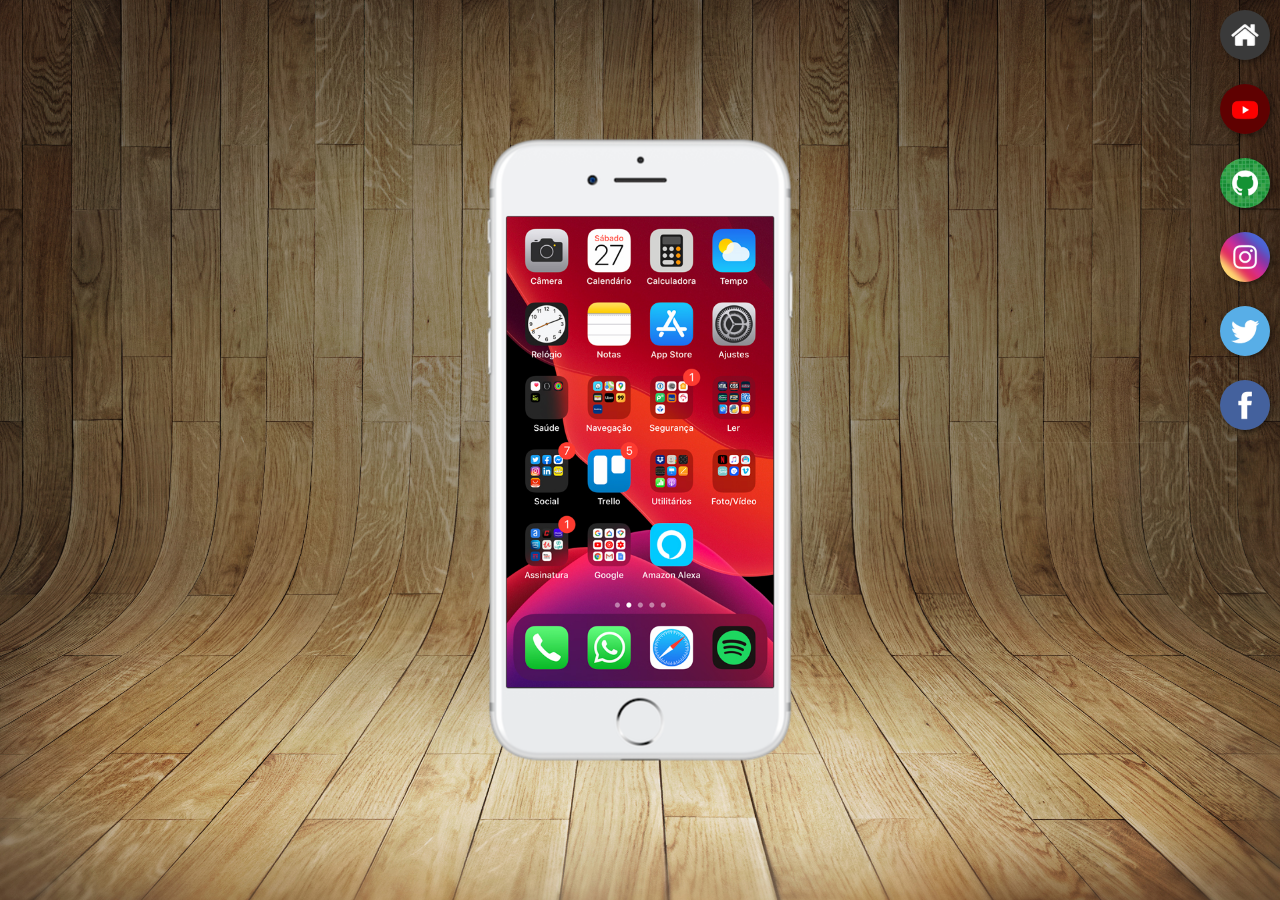
<file: index.html>
<!DOCTYPE html>
<html lang="pt-br">
<head>
    <meta charset="UTF-8">
    <meta http-equiv="X-UA-Compatible" content="IE=edge">
    <meta name="viewport" content="width=device-width, initial-scale=1.0">
    <link rel="shortcut icon" href="favicon.ico" type="image/x-icon">
    <link rel="stylesheet" href="estilos/style.css">
    <title>Minhas redes sociais</title>
</head>
<body>
    <main>
        <section id="telefone">
            <iframe src="home.html" id="tela" name="tela" frameborder="0">
                seu navegador não é compatível com o iframe
            </iframe>

        </section>
        <section id="redes-sociais">
            <a href="home.html" target="tela"><img src="imagens/logo-home.jpg" alt="home"></a> <br> 
            <a href="youtube.html" target="tela"><img src="imagens/logo-youtube.jpg" alt="youtube"></a> <br> 
            <a href="github.html" target="tela"><img src="imagens/logo-github.jpg" alt="github"></a> <br> 
            <a href="instagram.html" target="tela"><img src="imagens/logo-instagram.jpg" alt="instagram"></a> <br> 
            <a href="twitter.html" target="tela"><img src="imagens/logo-twitter.jpg" alt="twitter"></a> <br> 
            <a href="facebook.html" target="tela"><img src="imagens/logo-facebook.jpg" alt="facebook"></a>
        </section>
    </main>    
</body>
</html>
</file>
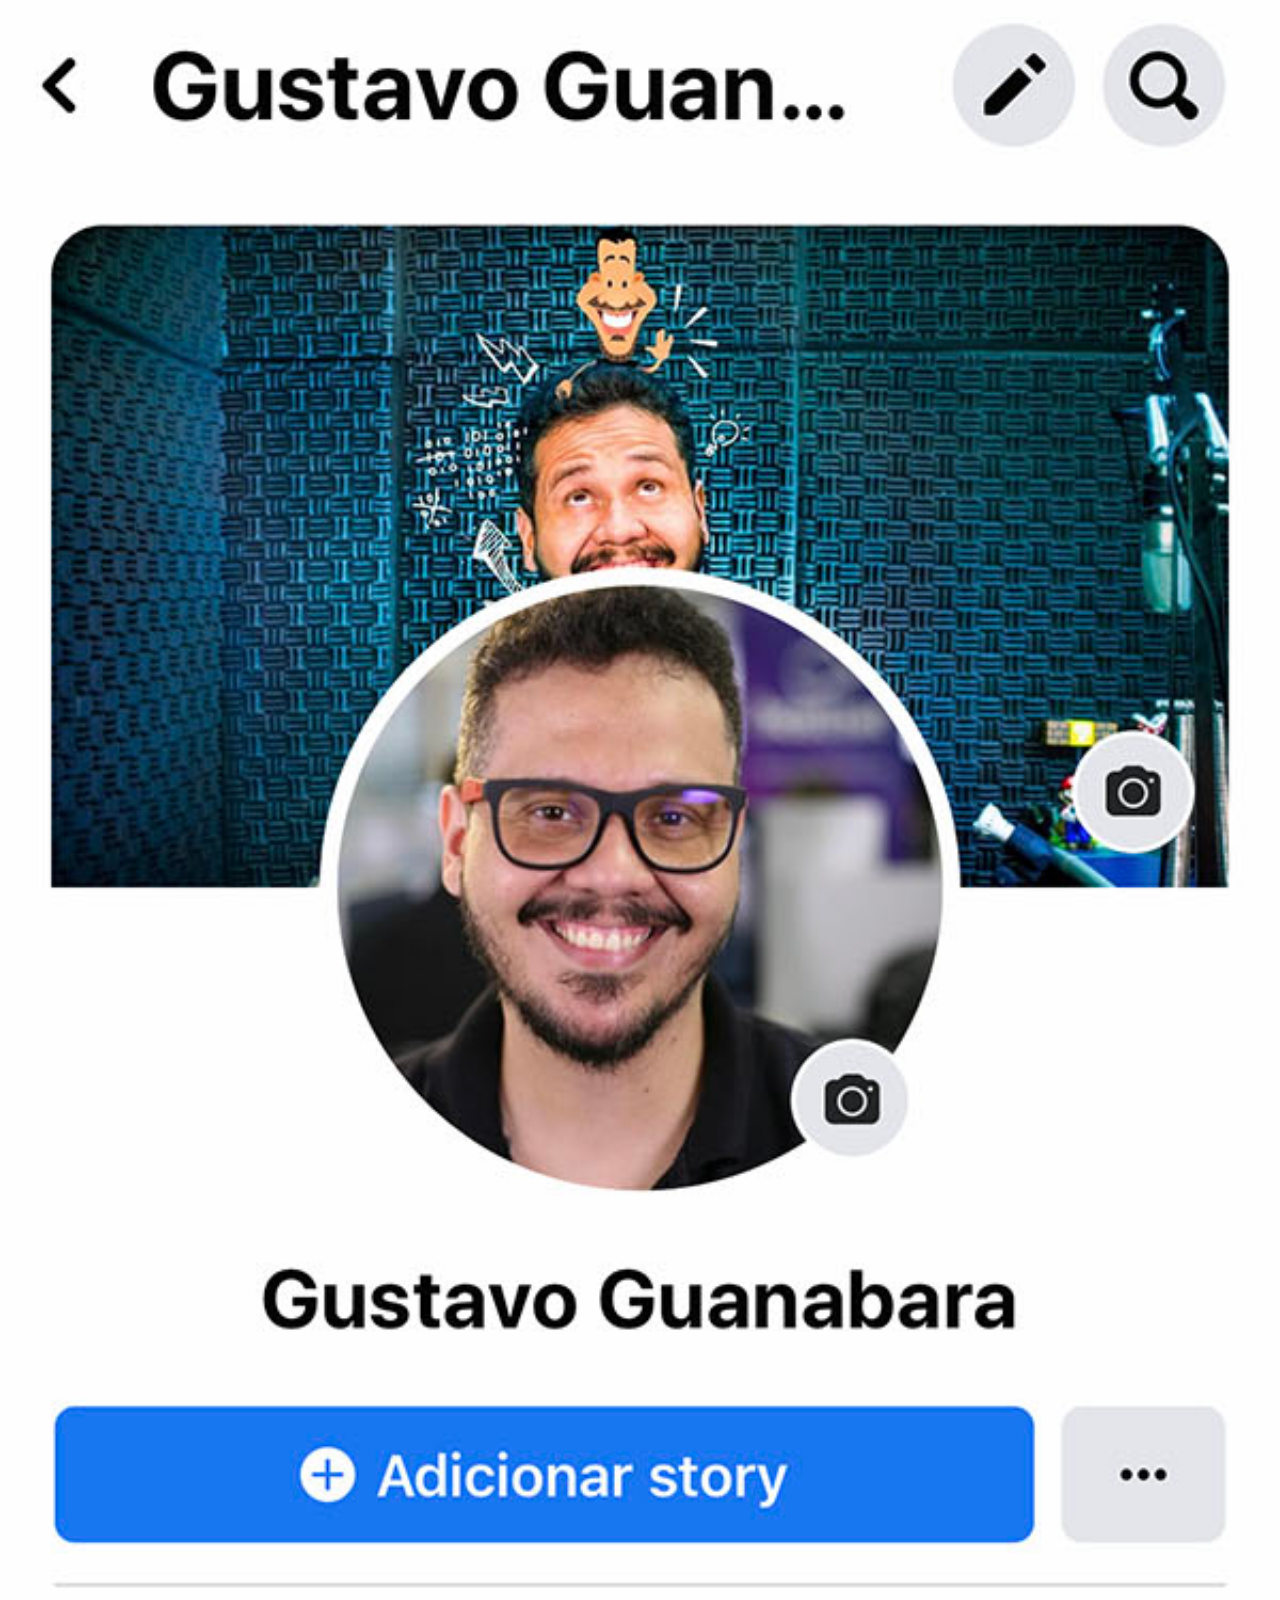
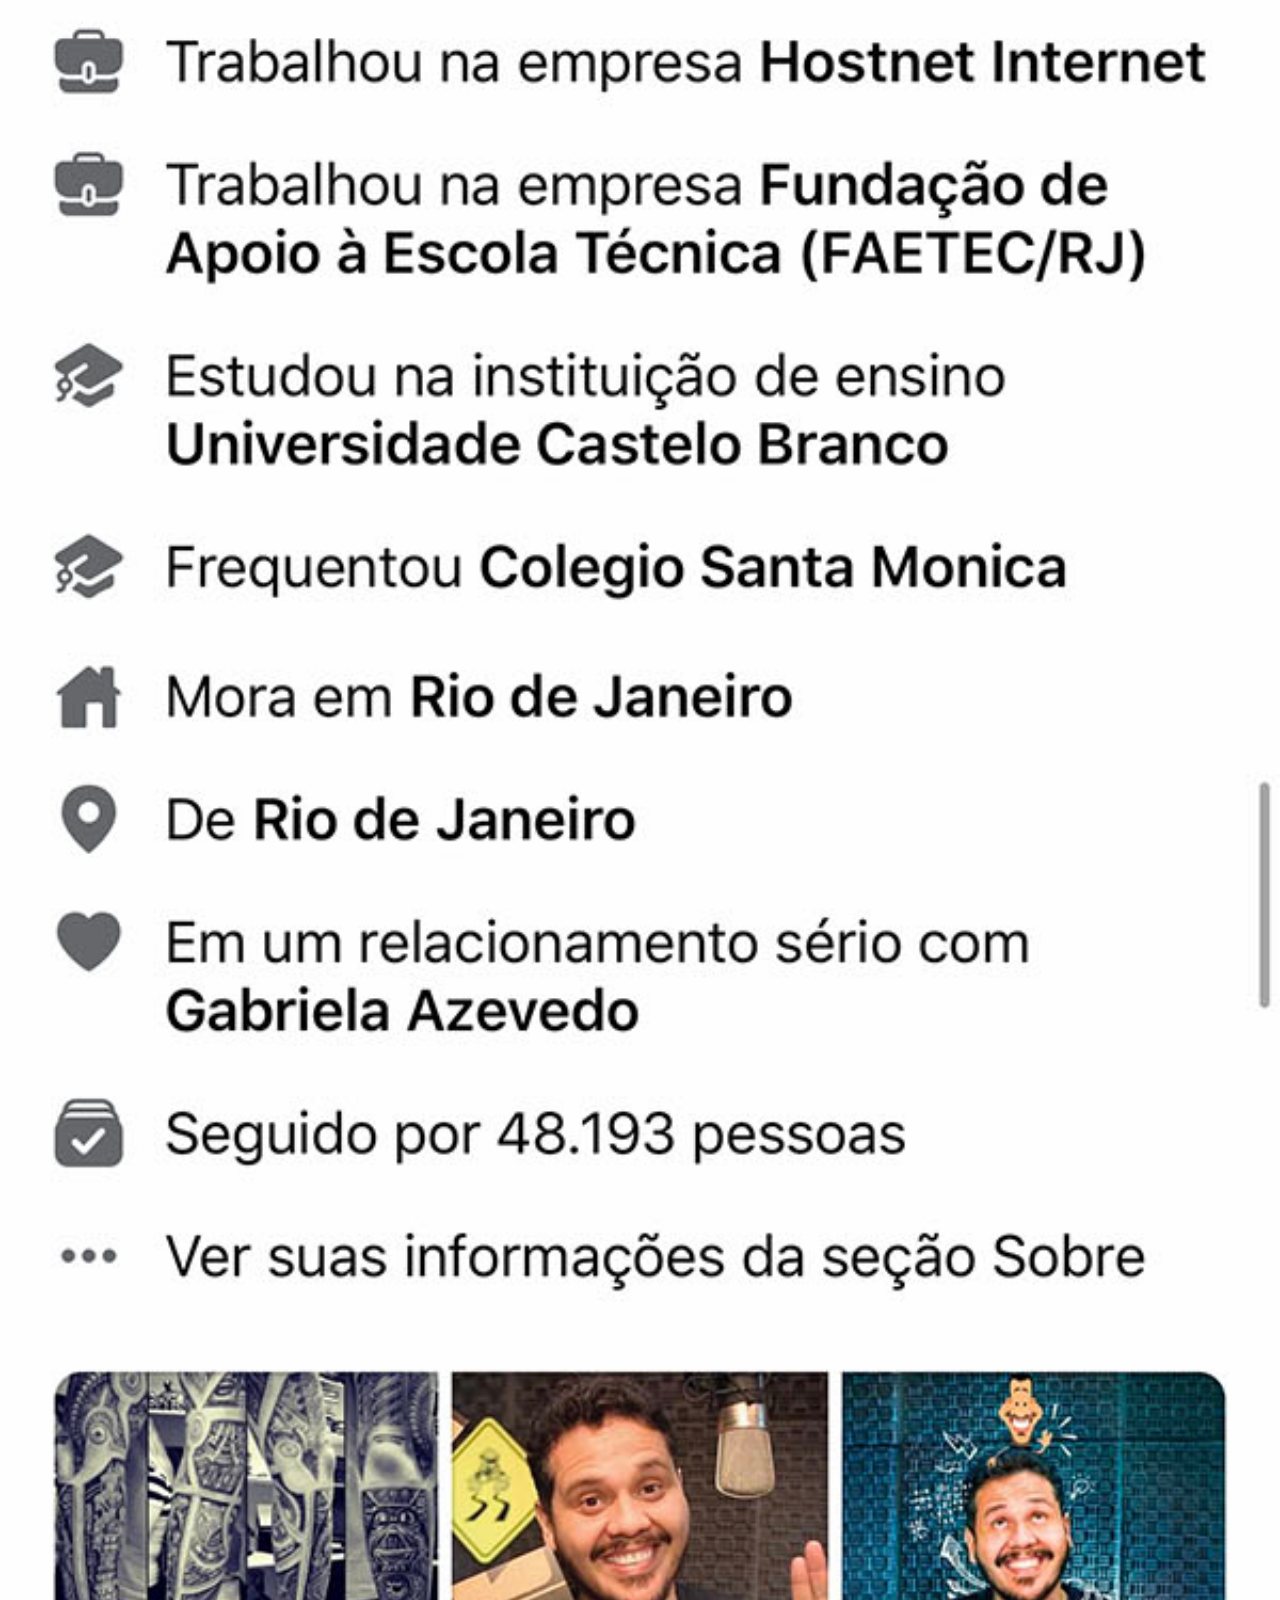
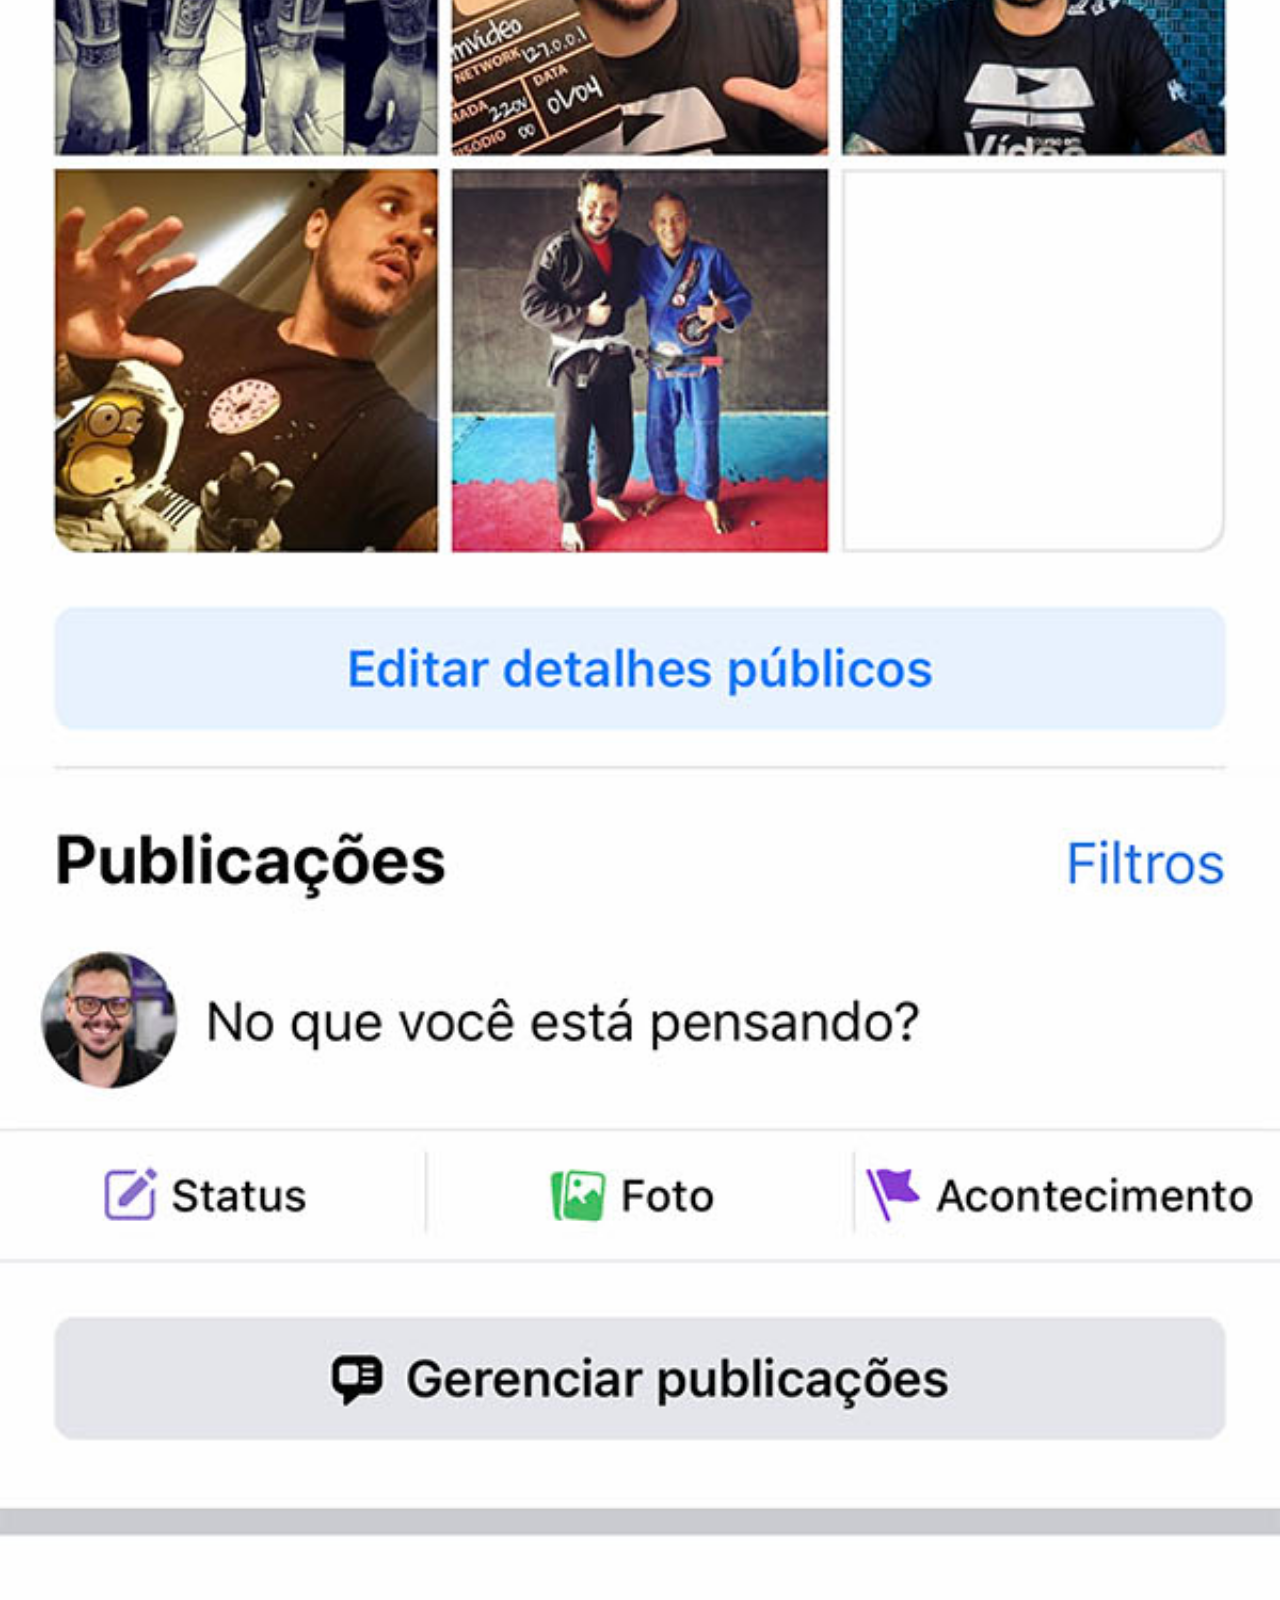
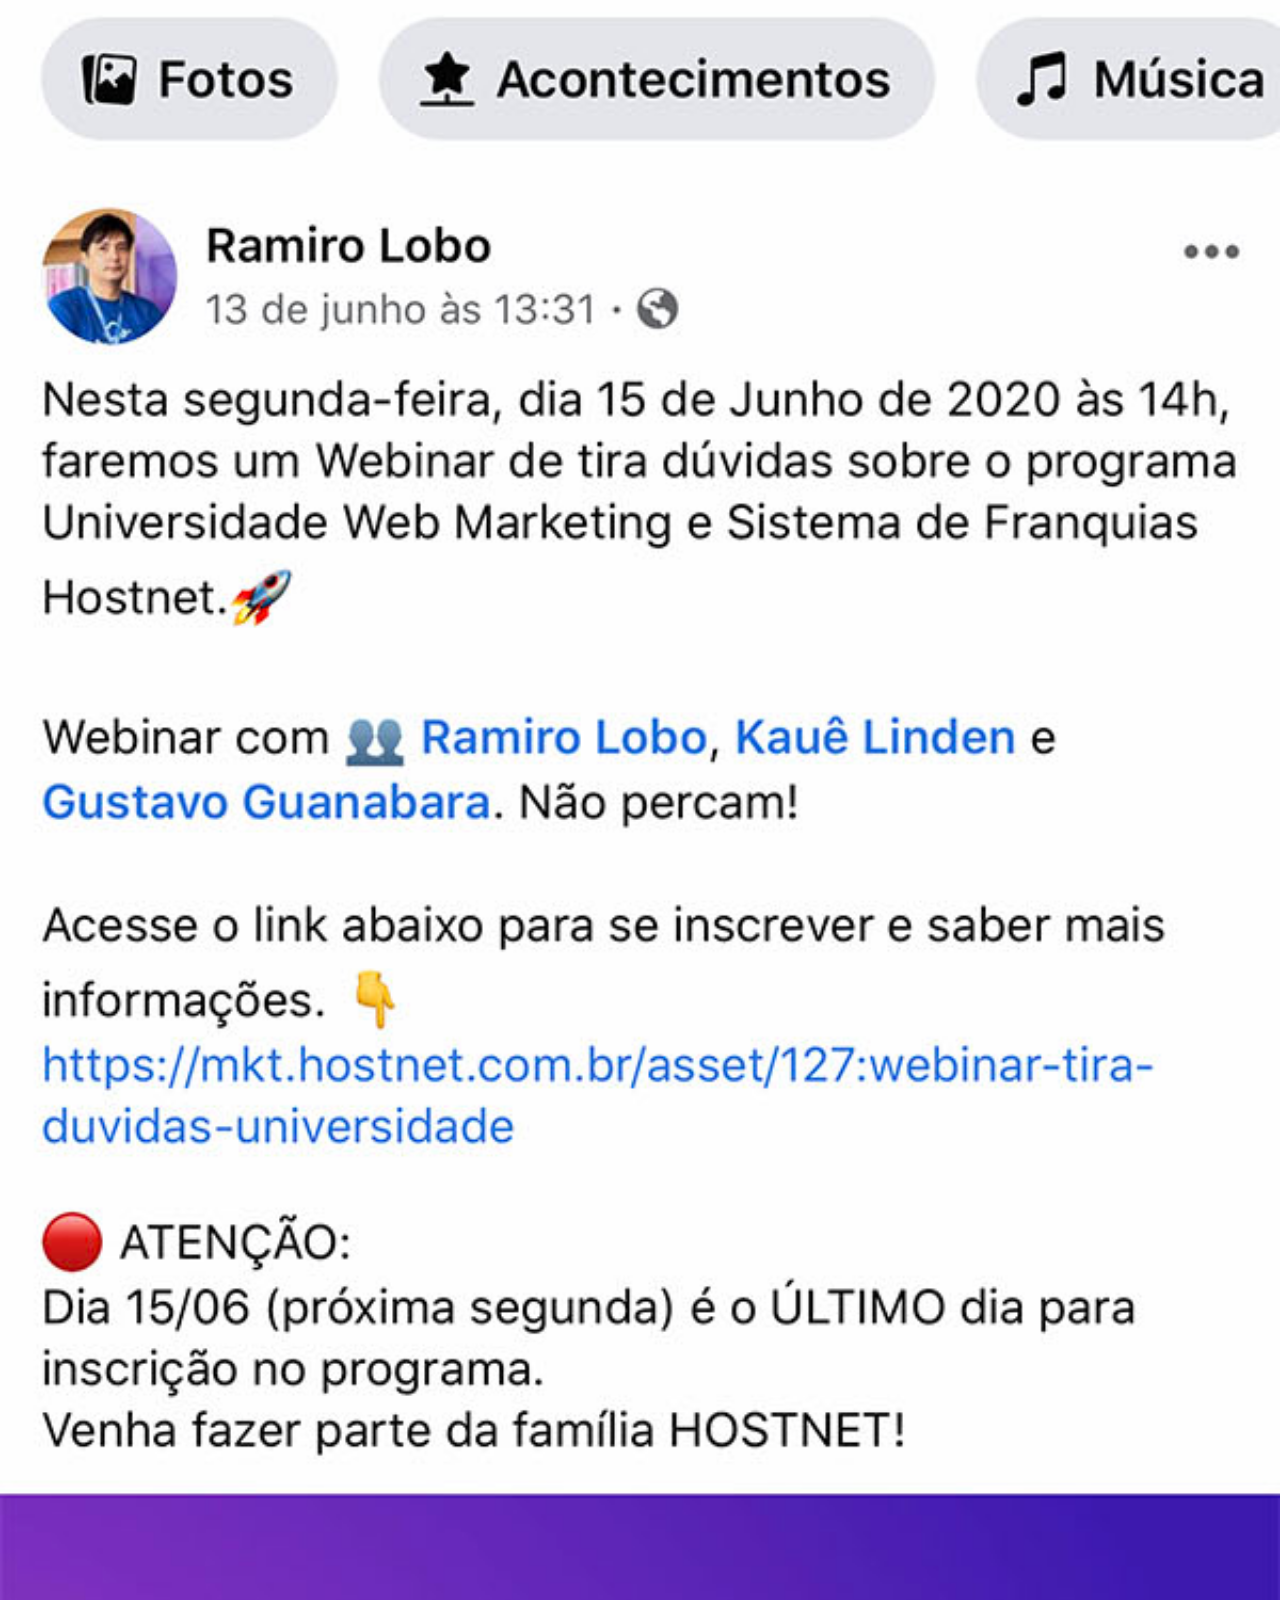
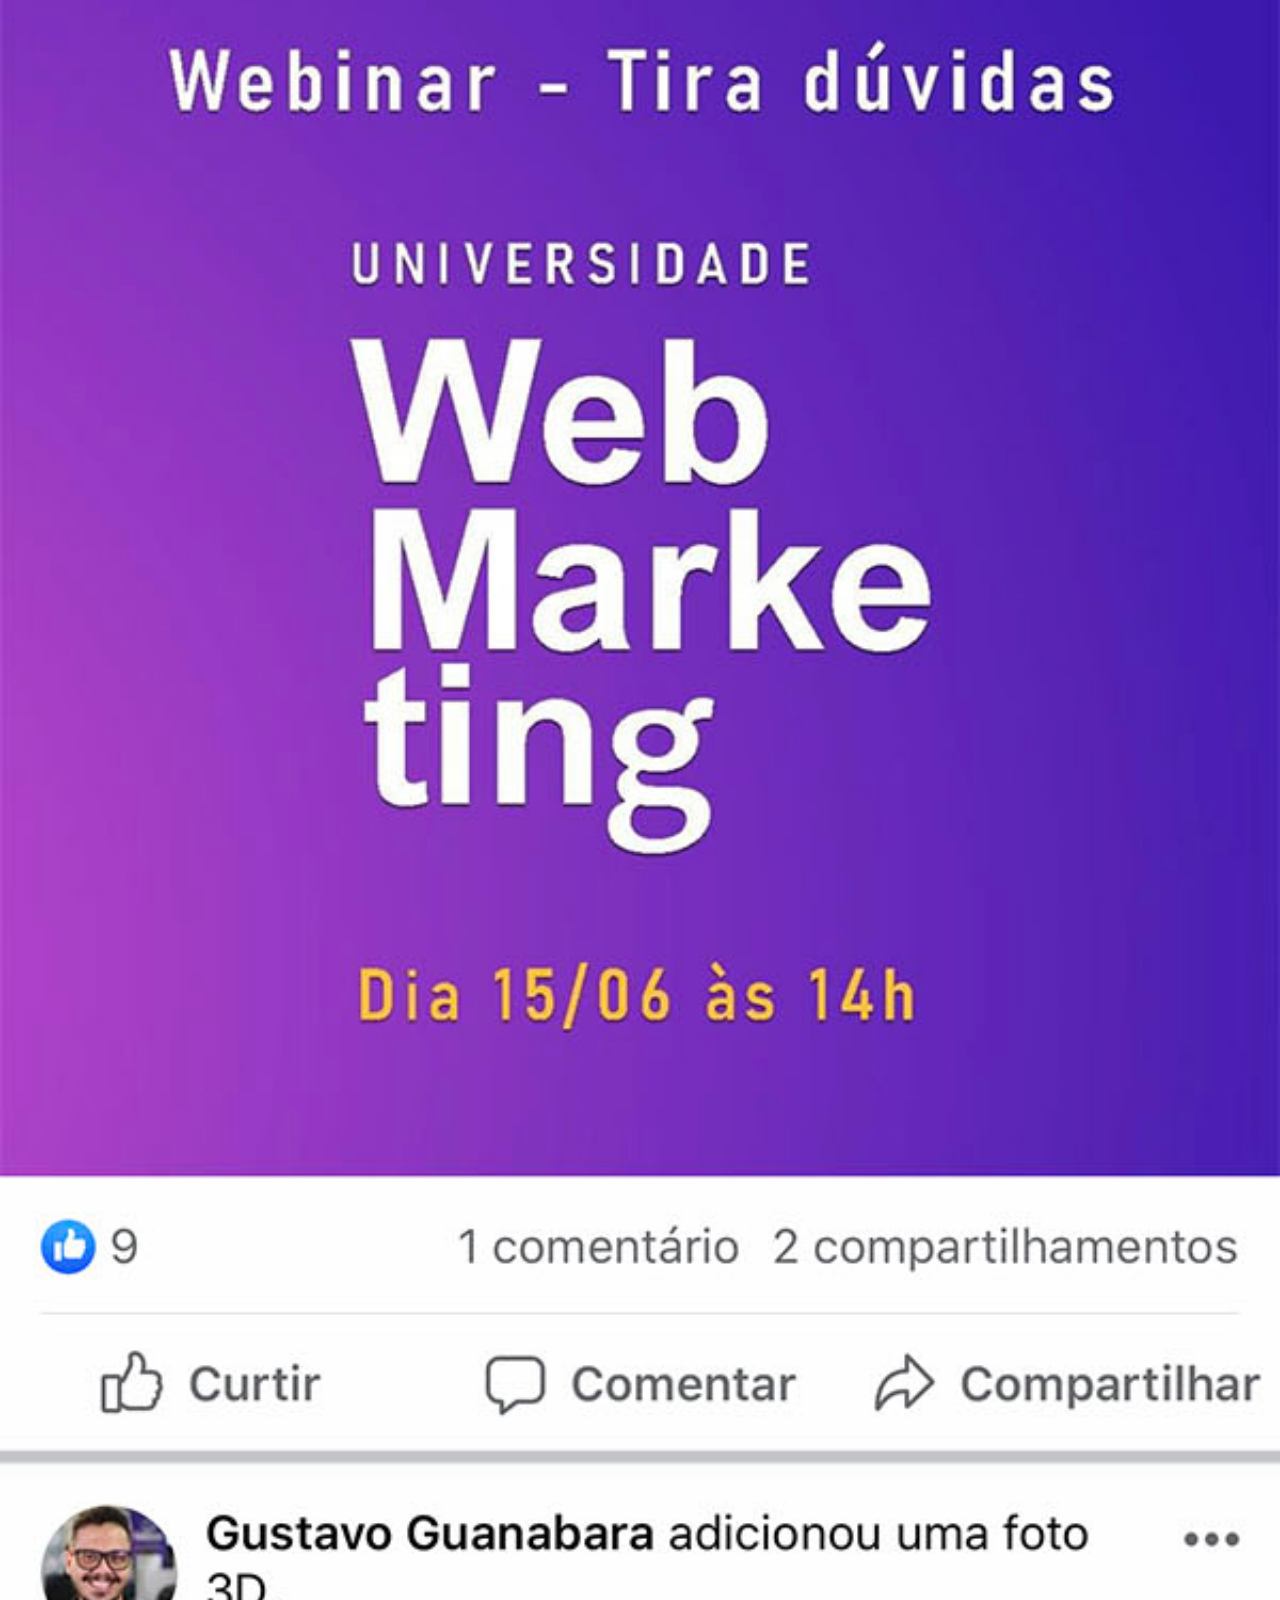
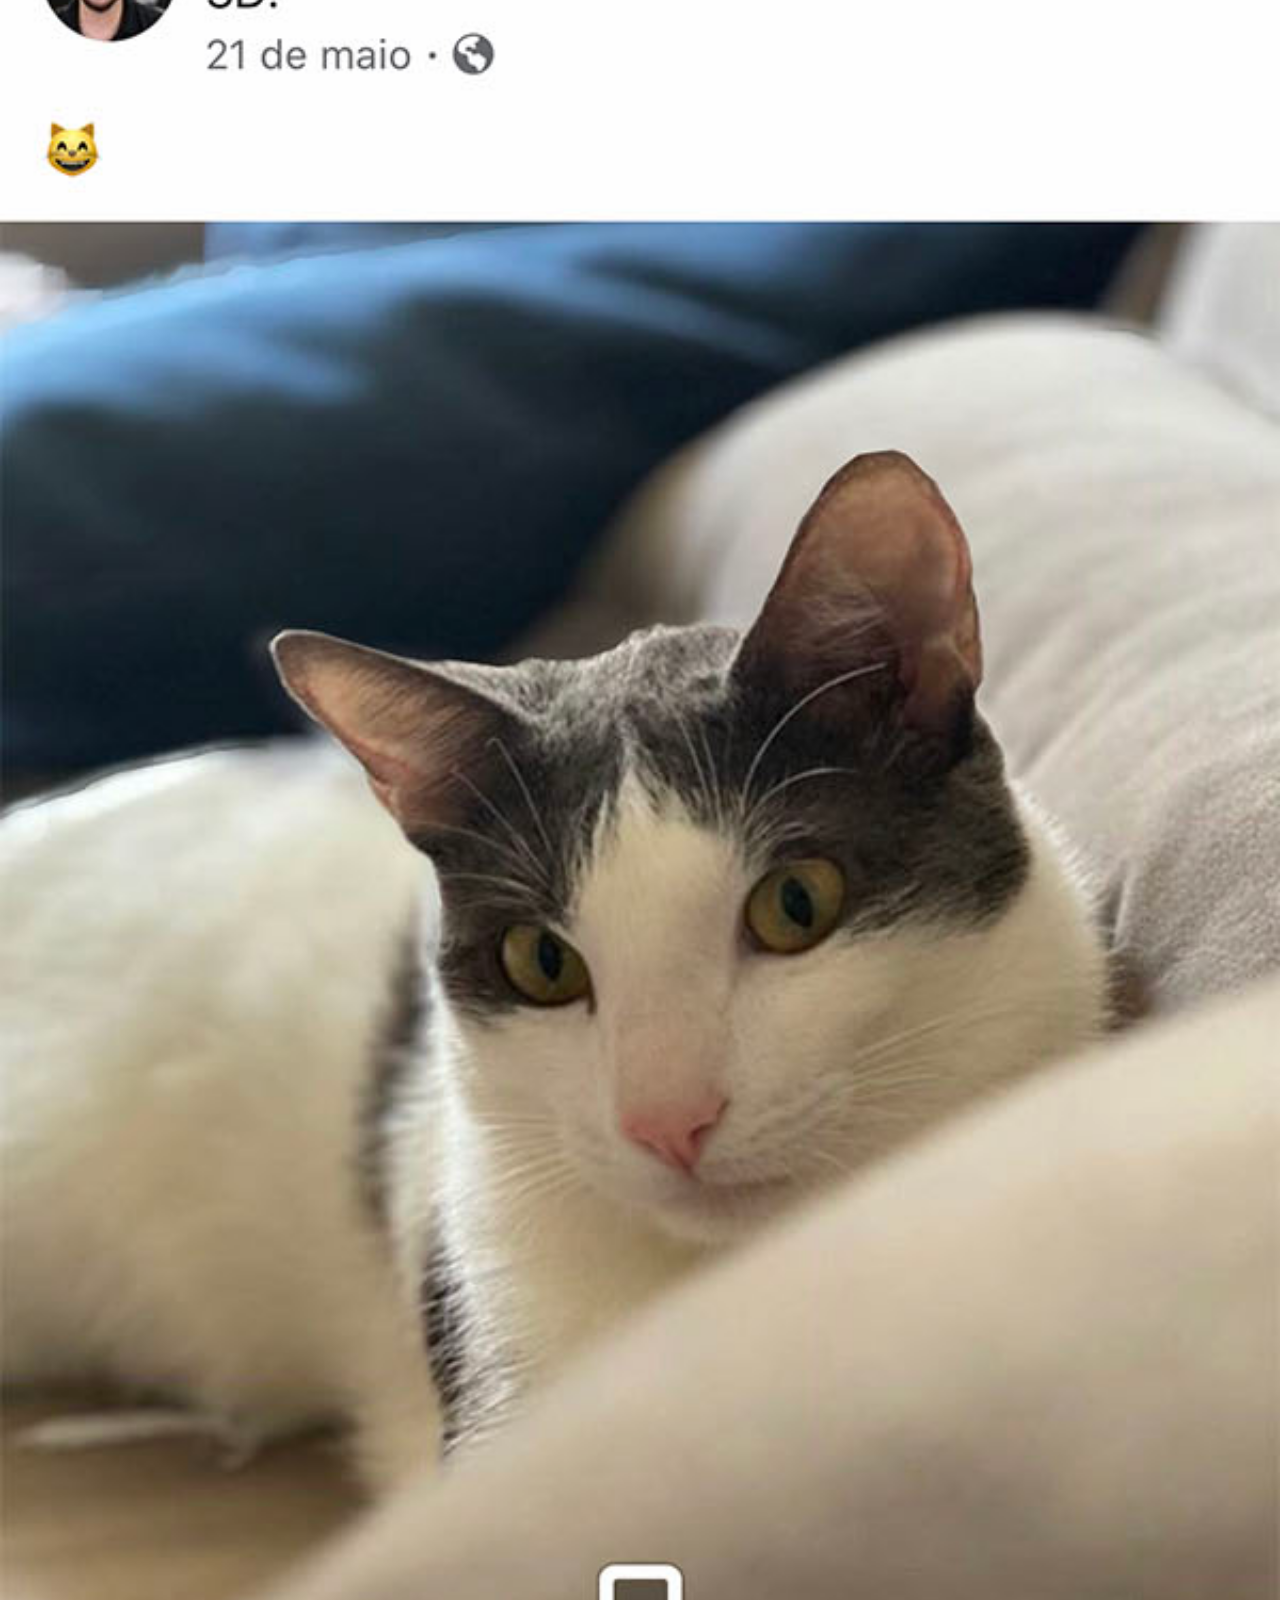
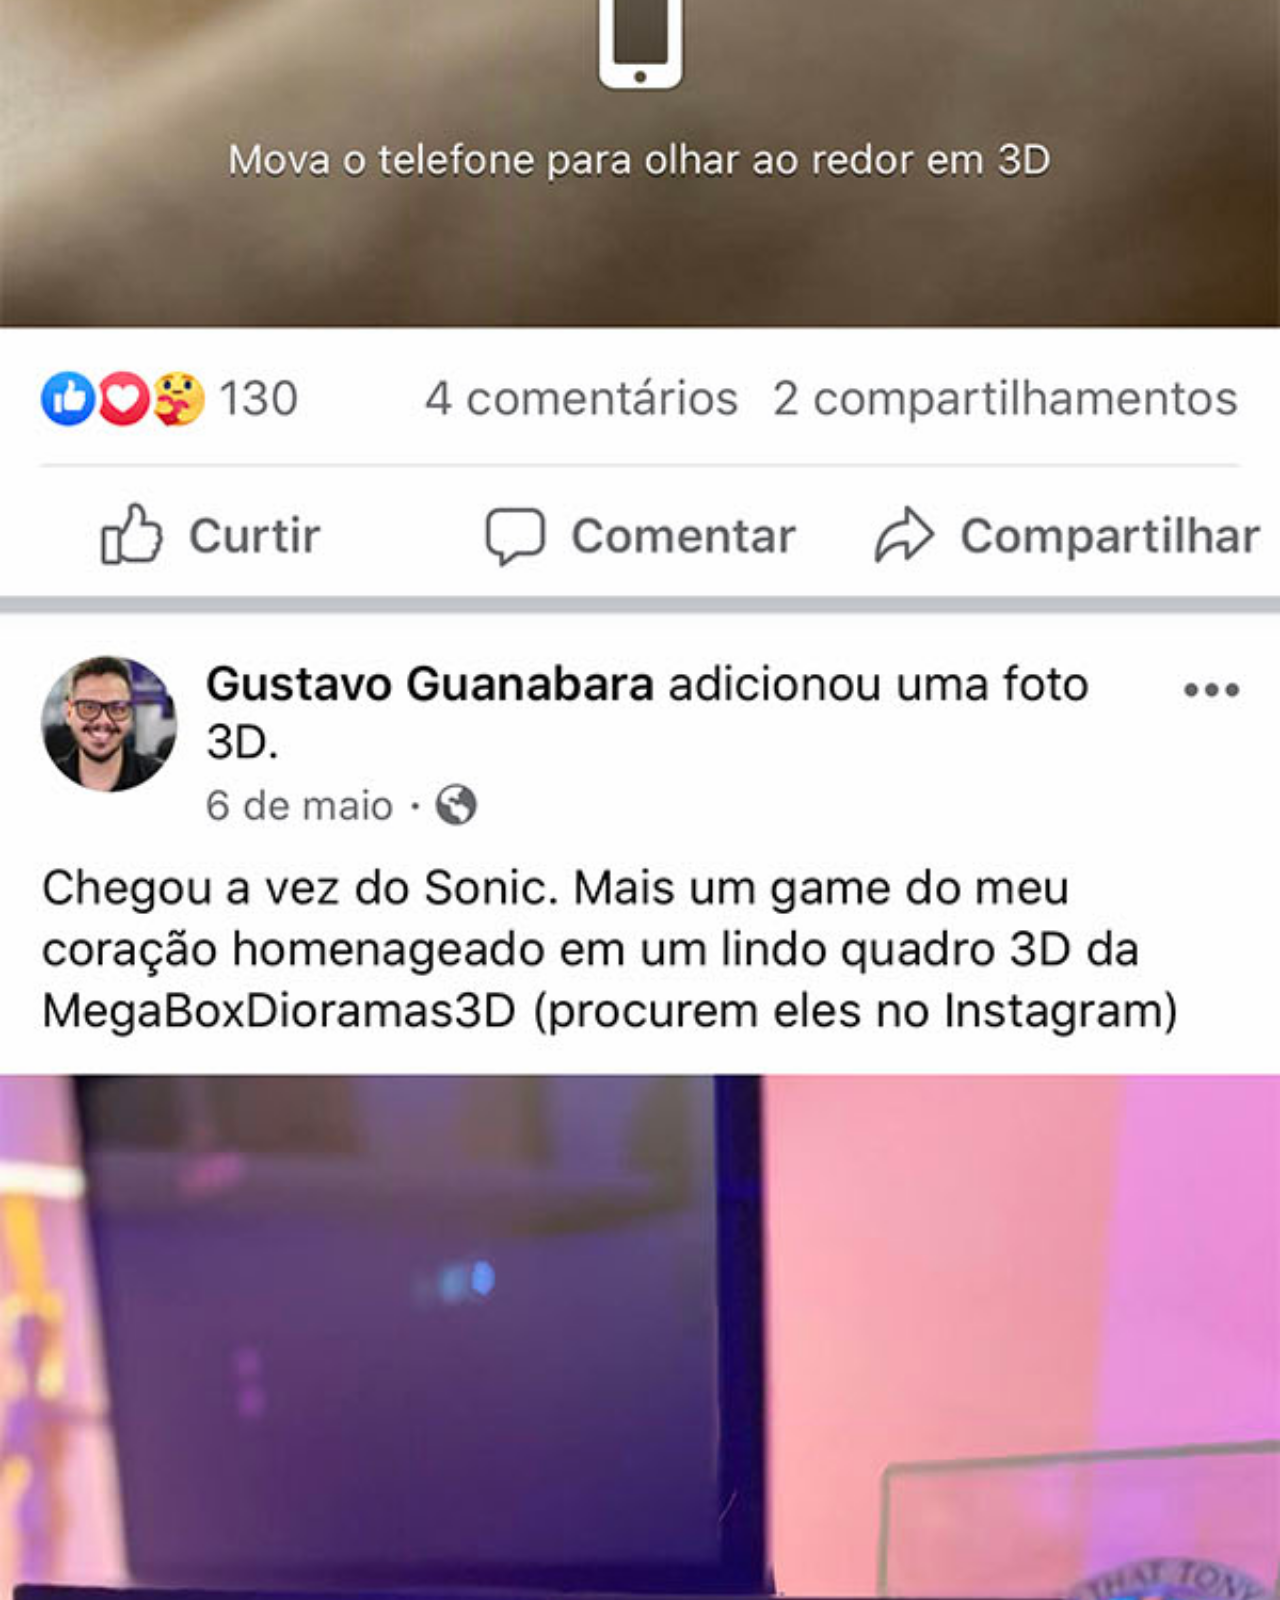
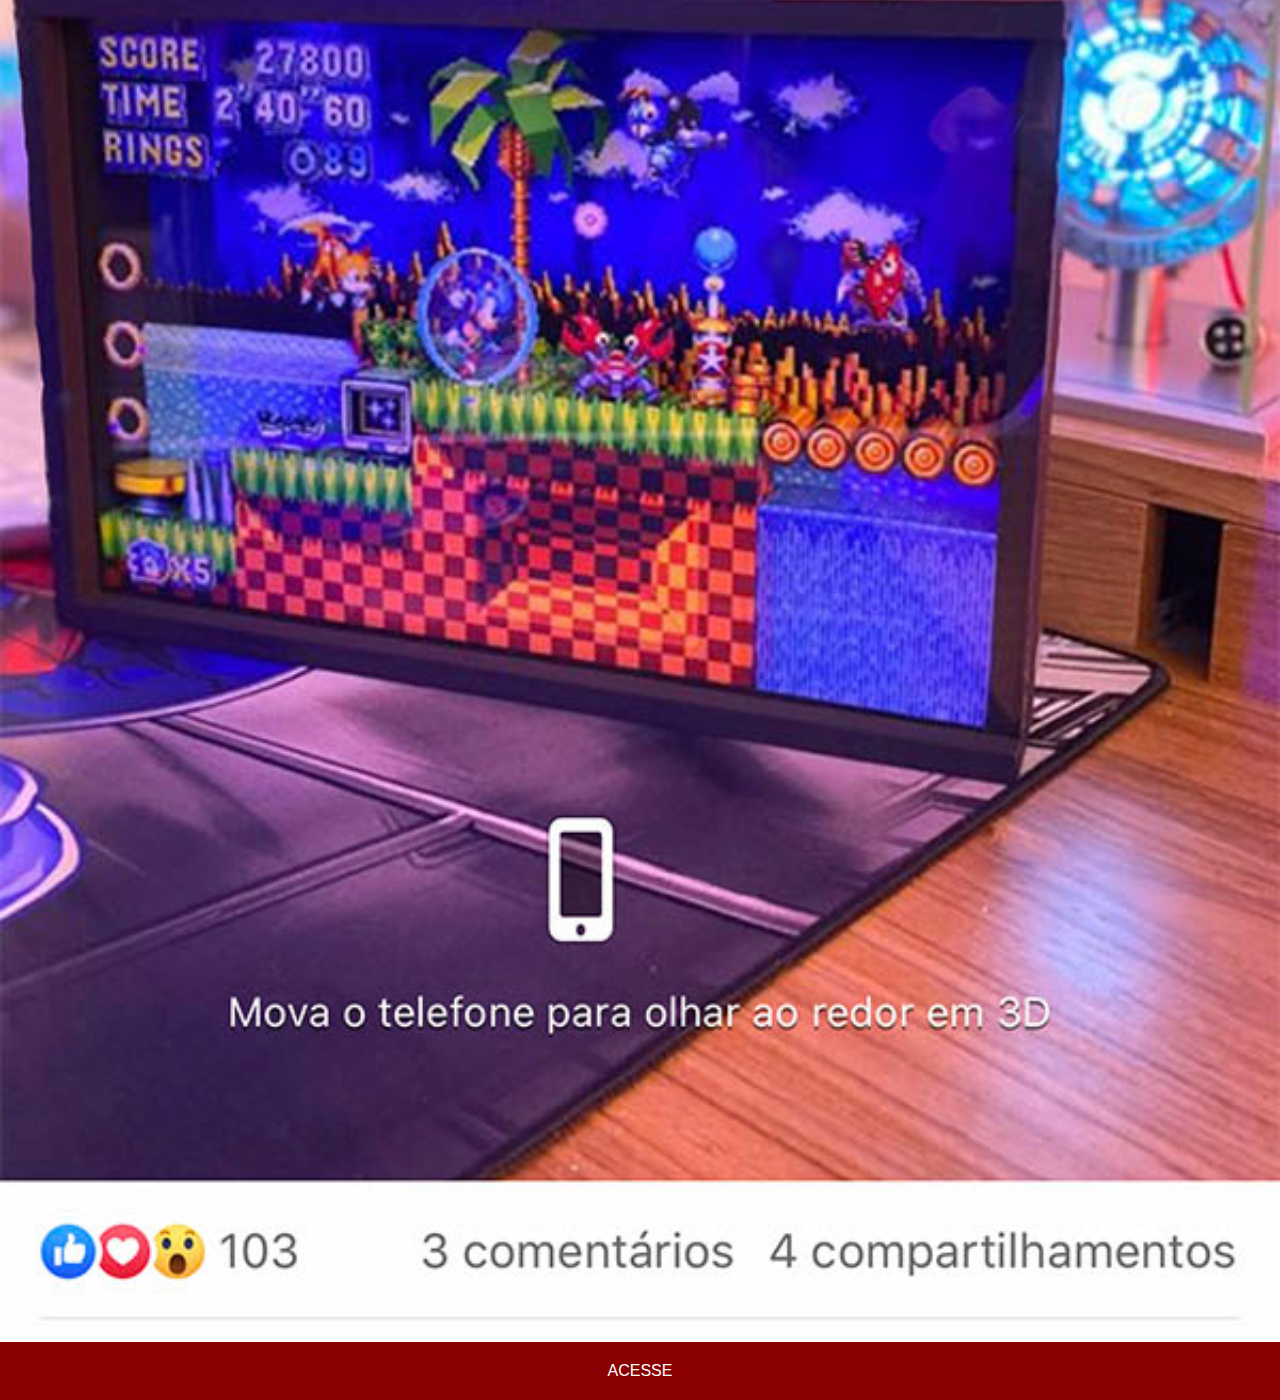
<file: facebook.html>
<!DOCTYPE html>
<html lang="pt-br">
<head>
    <meta charset="UTF-8">
    <meta http-equiv="X-UA-Compatible" content="IE=edge">
    <meta name="viewport" content="width=device-width, initial-scale=1.0">
    <title>facebook</title>
    <link rel="stylesheet" href="estilos/social.css">
</head>
<body>
    <img src="imagens/tela-facebook.jpg" alt="tela do facebook do gustavo guanabara">    
    <a href="https://pt-br.facebook.com/gustavoguanabara/" target="_blank">ACESSE</a>
</body>
</html>
</file>
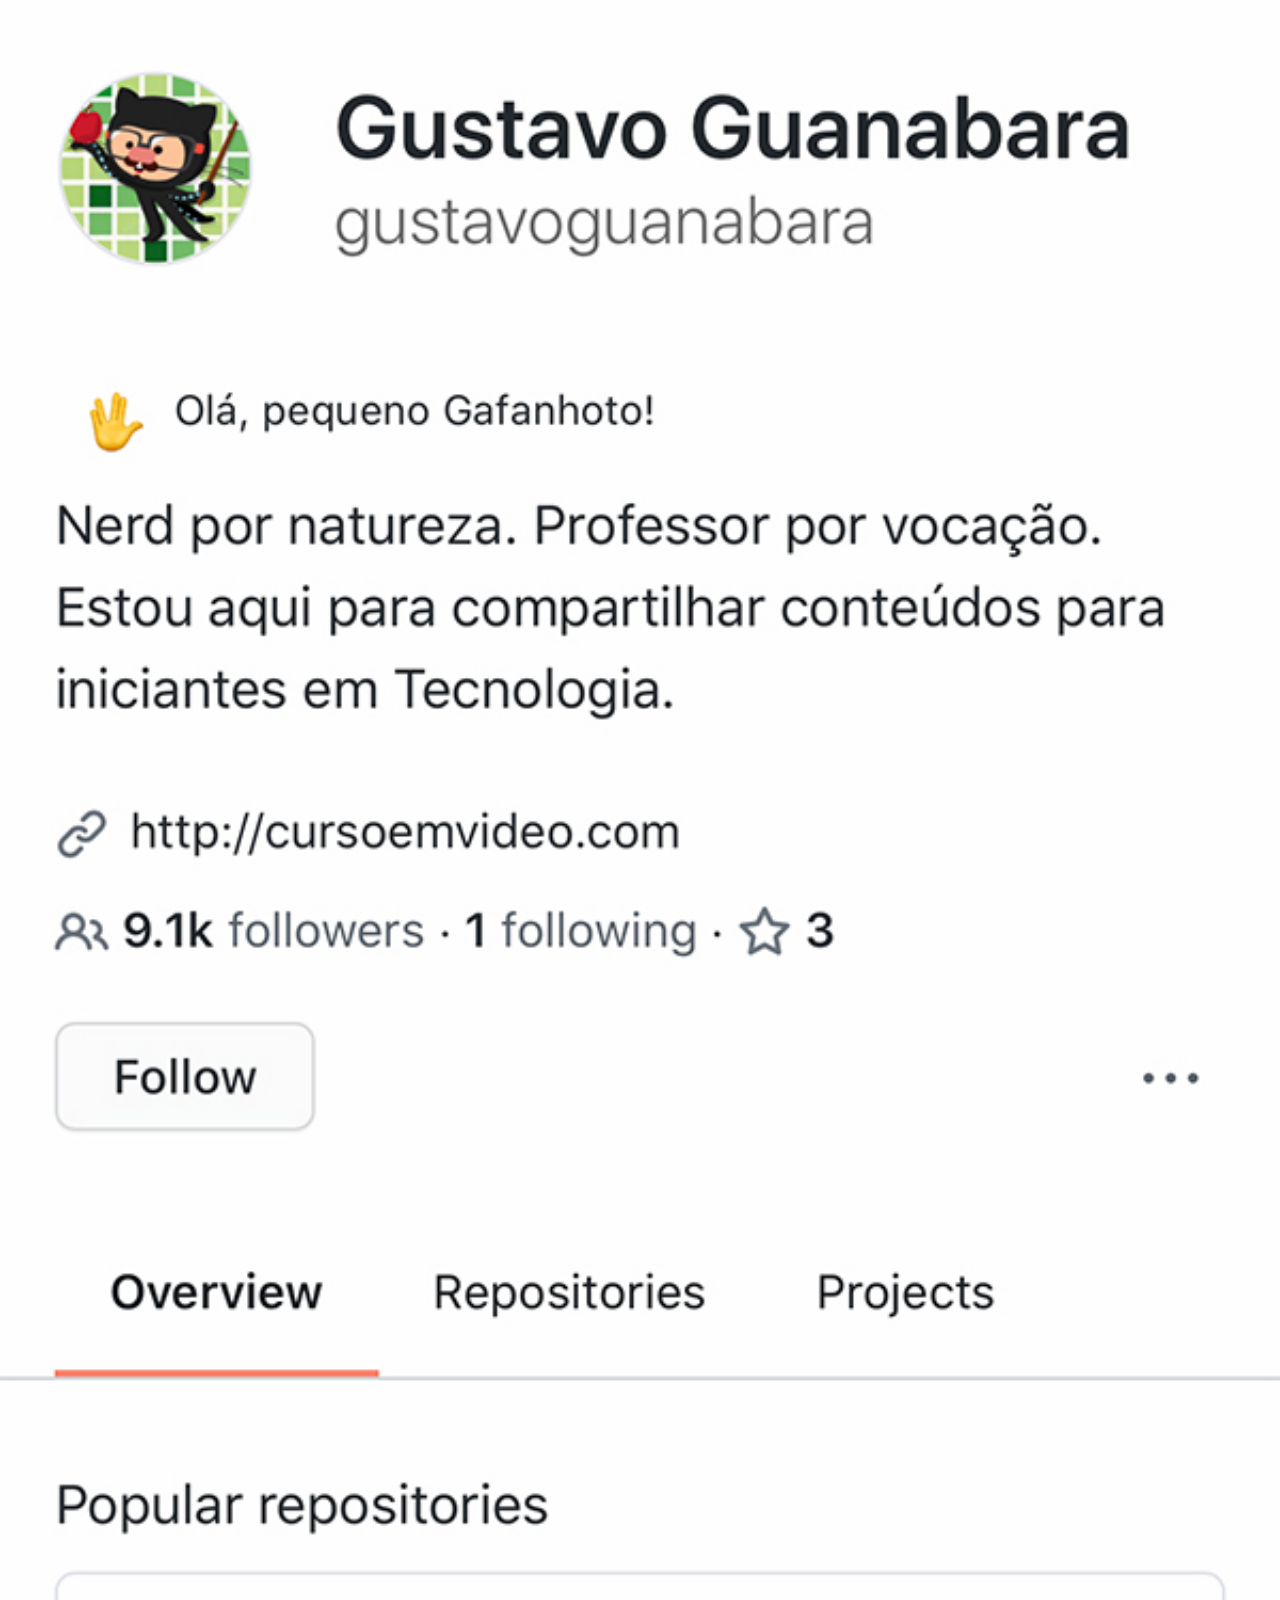
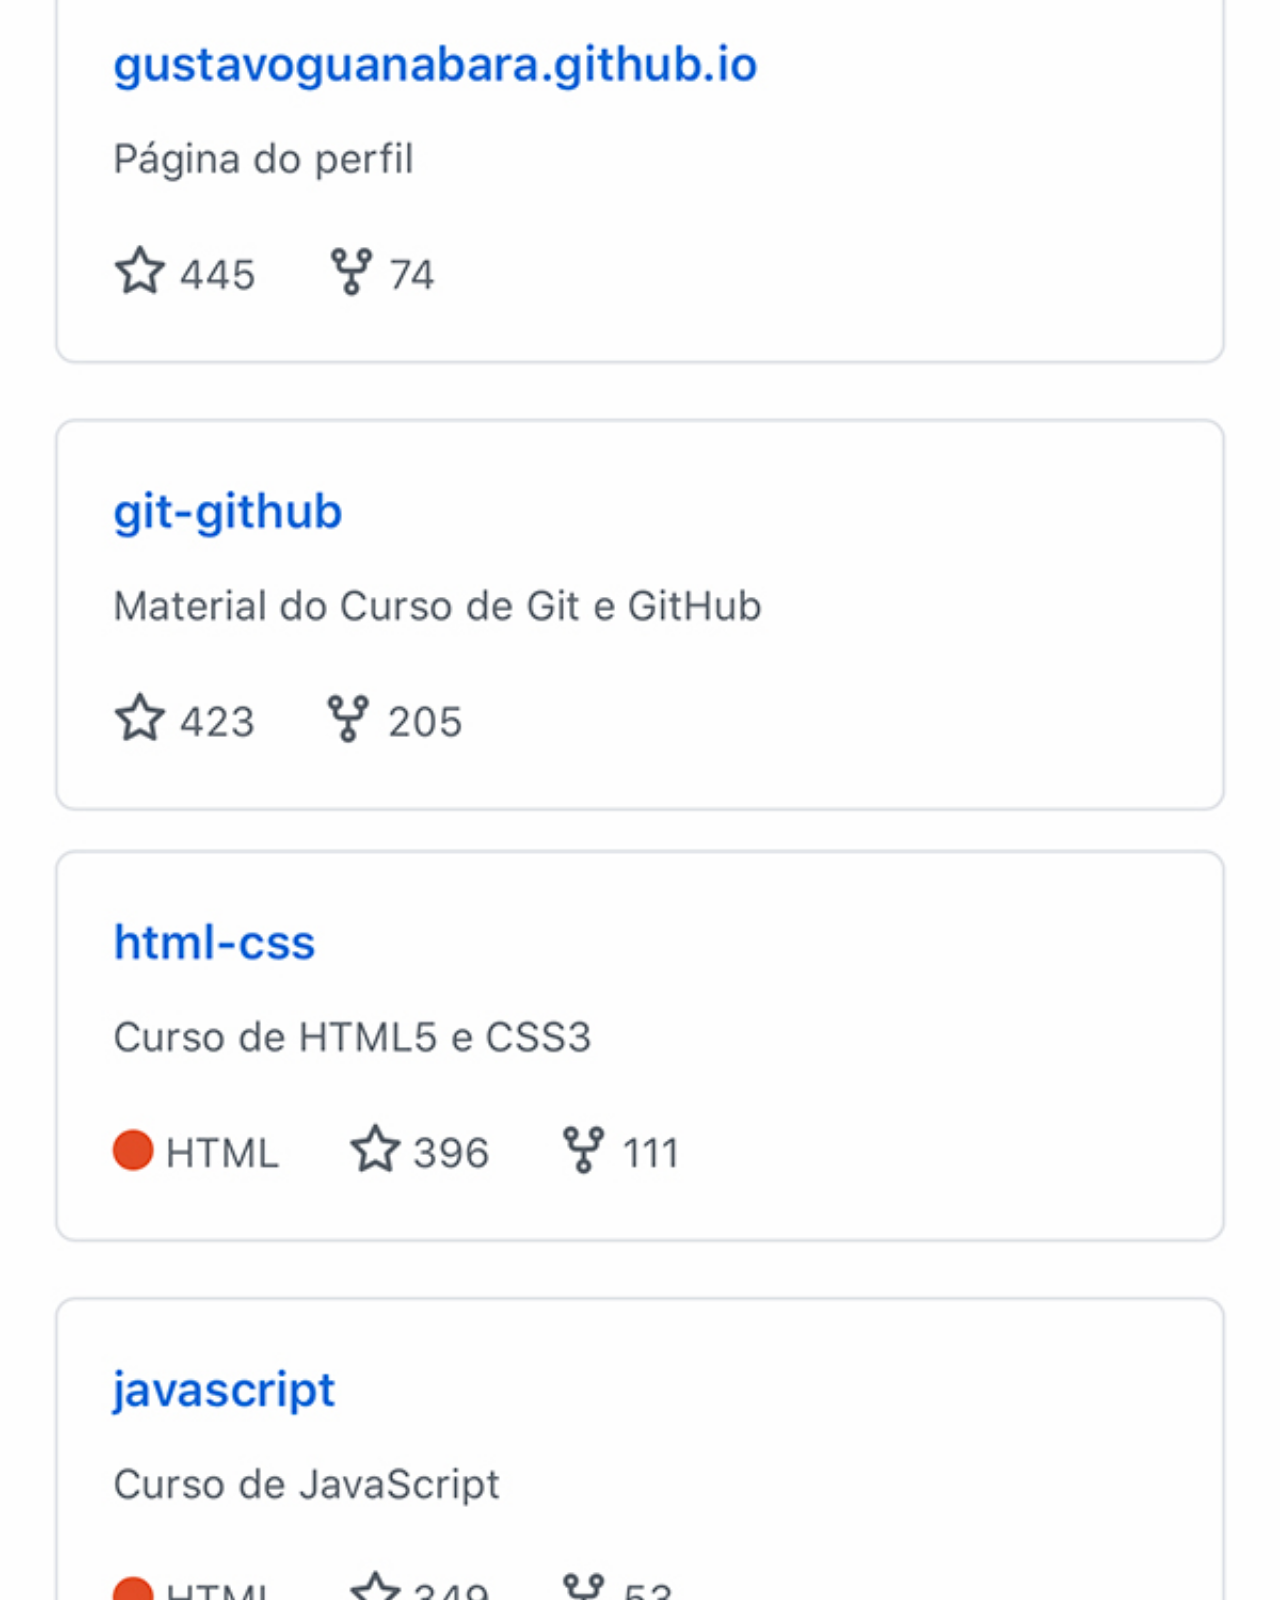
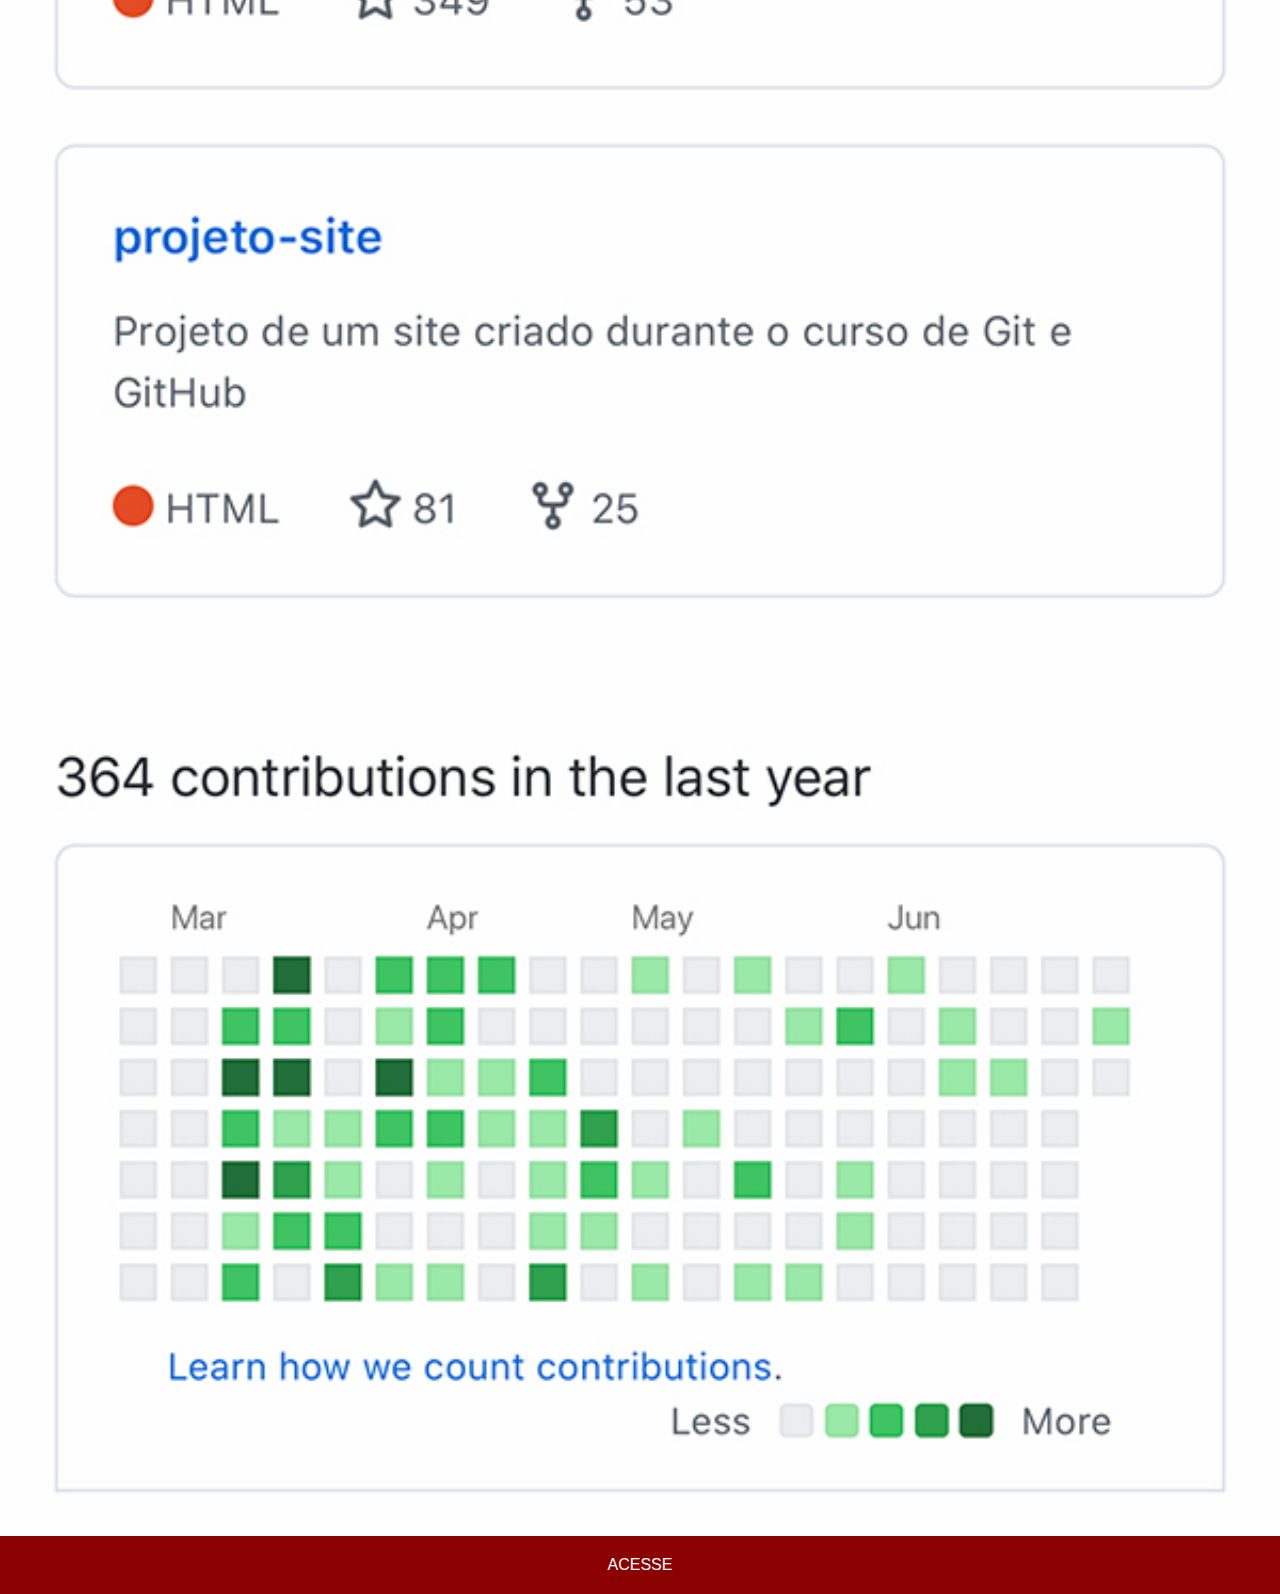
<file: github.html>
<!DOCTYPE html>
<html lang="pt-br">
<head>
    <meta charset="UTF-8">
    <meta http-equiv="X-UA-Compatible" content="IE=edge">
    <meta name="viewport" content="width=device-width, initial-scale=1.0">
    <title>github</title>
    <link rel="stylesheet" href="estilos/social.css">
</head>
<body>
    <img src="imagens/tela-github.jpg" alt="tela github do gustavo guanabara">    
    <a href="https://github.com/gustavoguanabara/" target="_blank">ACESSE</a>
</body>
</html>
</file>
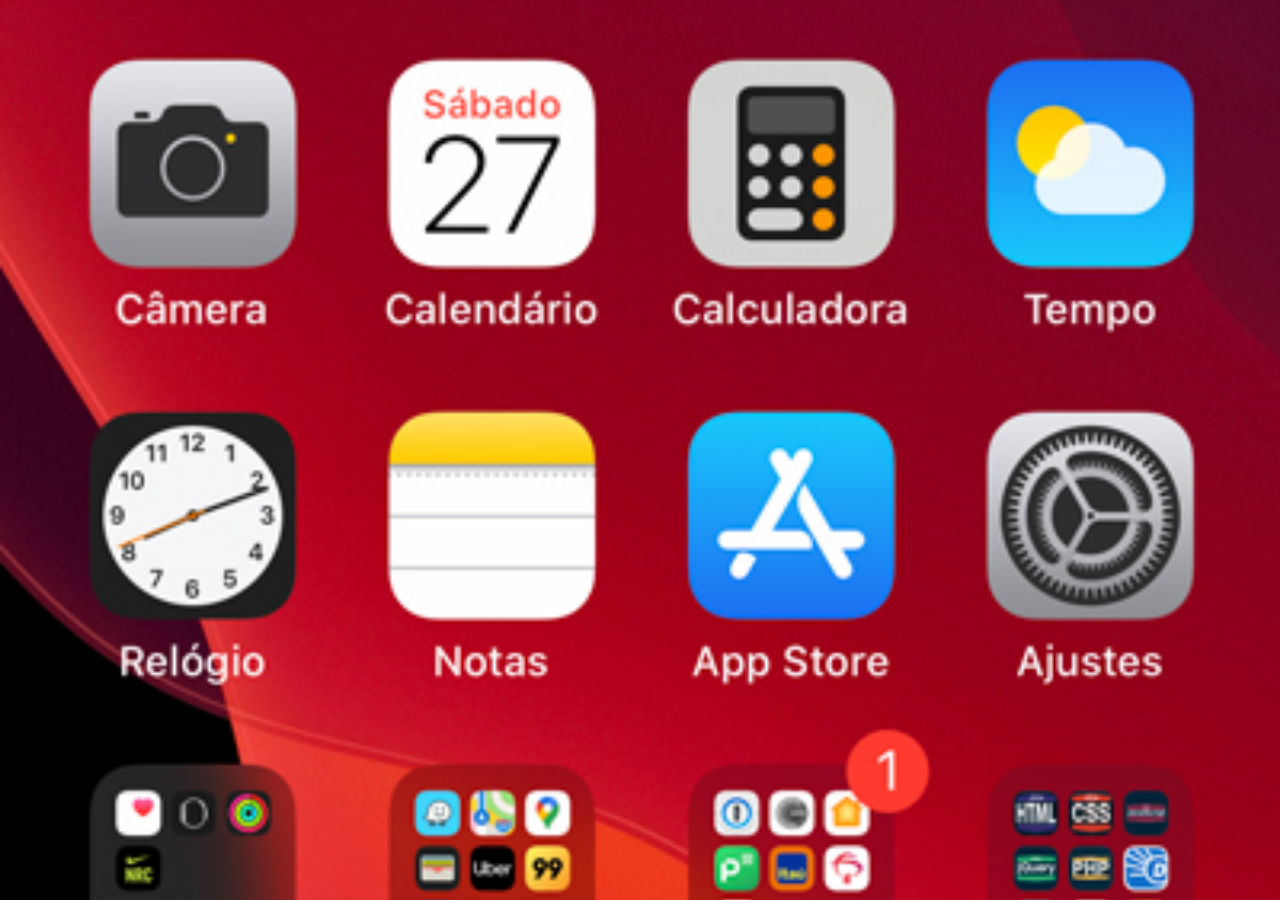
<file: home.html>
<!DOCTYPE html>
<html lang="pt-br">
<head>
    <meta charset="UTF-8">
    <meta http-equiv="X-UA-Compatible" content="IE=edge">
    <meta name="viewport" content="width=device-width, initial-scale=1.0">
    <title>home</title>
    <style>
        * {
            margin: 0px;
            padding: 0px;
        }
        body {
            width: 100vw;
            height: 100vh;
            background: black url(imagens/tela-home.jpg) no-repeat top center;
            background-size: cover;
        }
    </style>
</head>
<body>
    
</body>
</html>
</file>
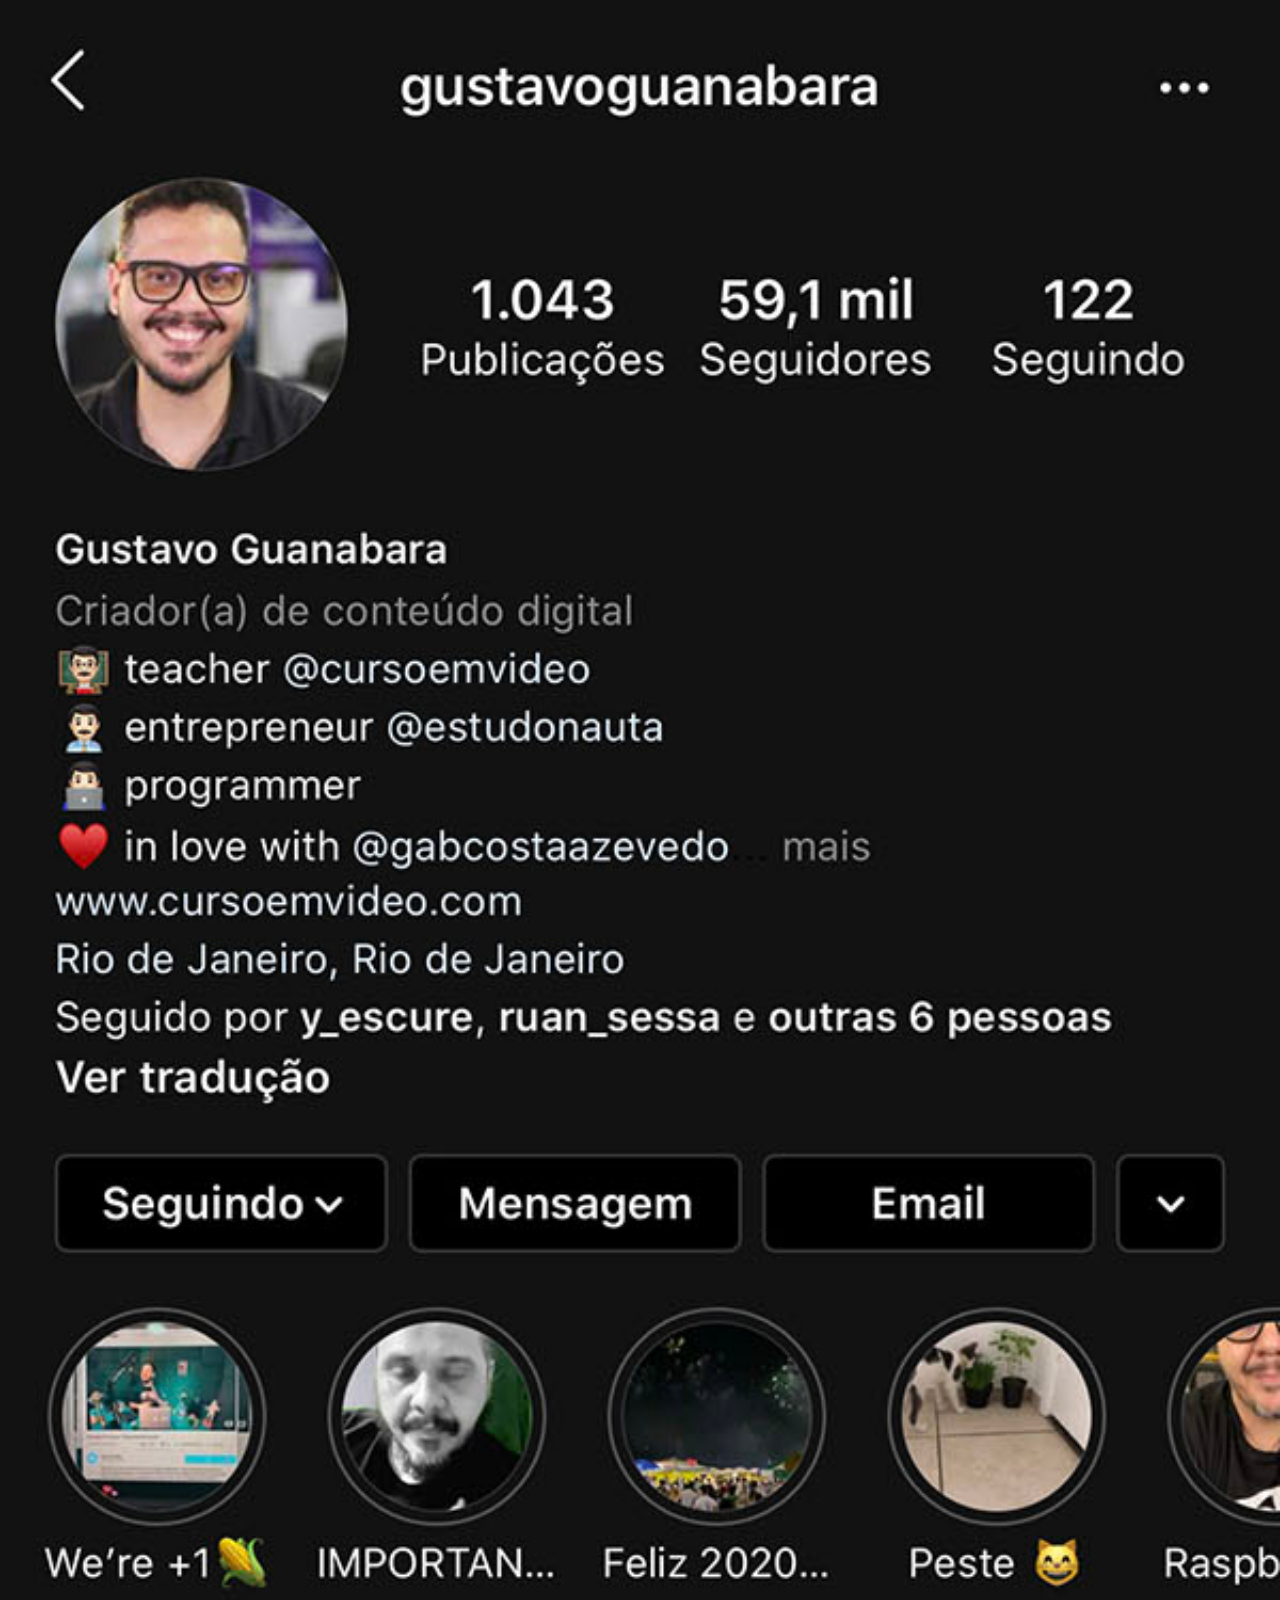
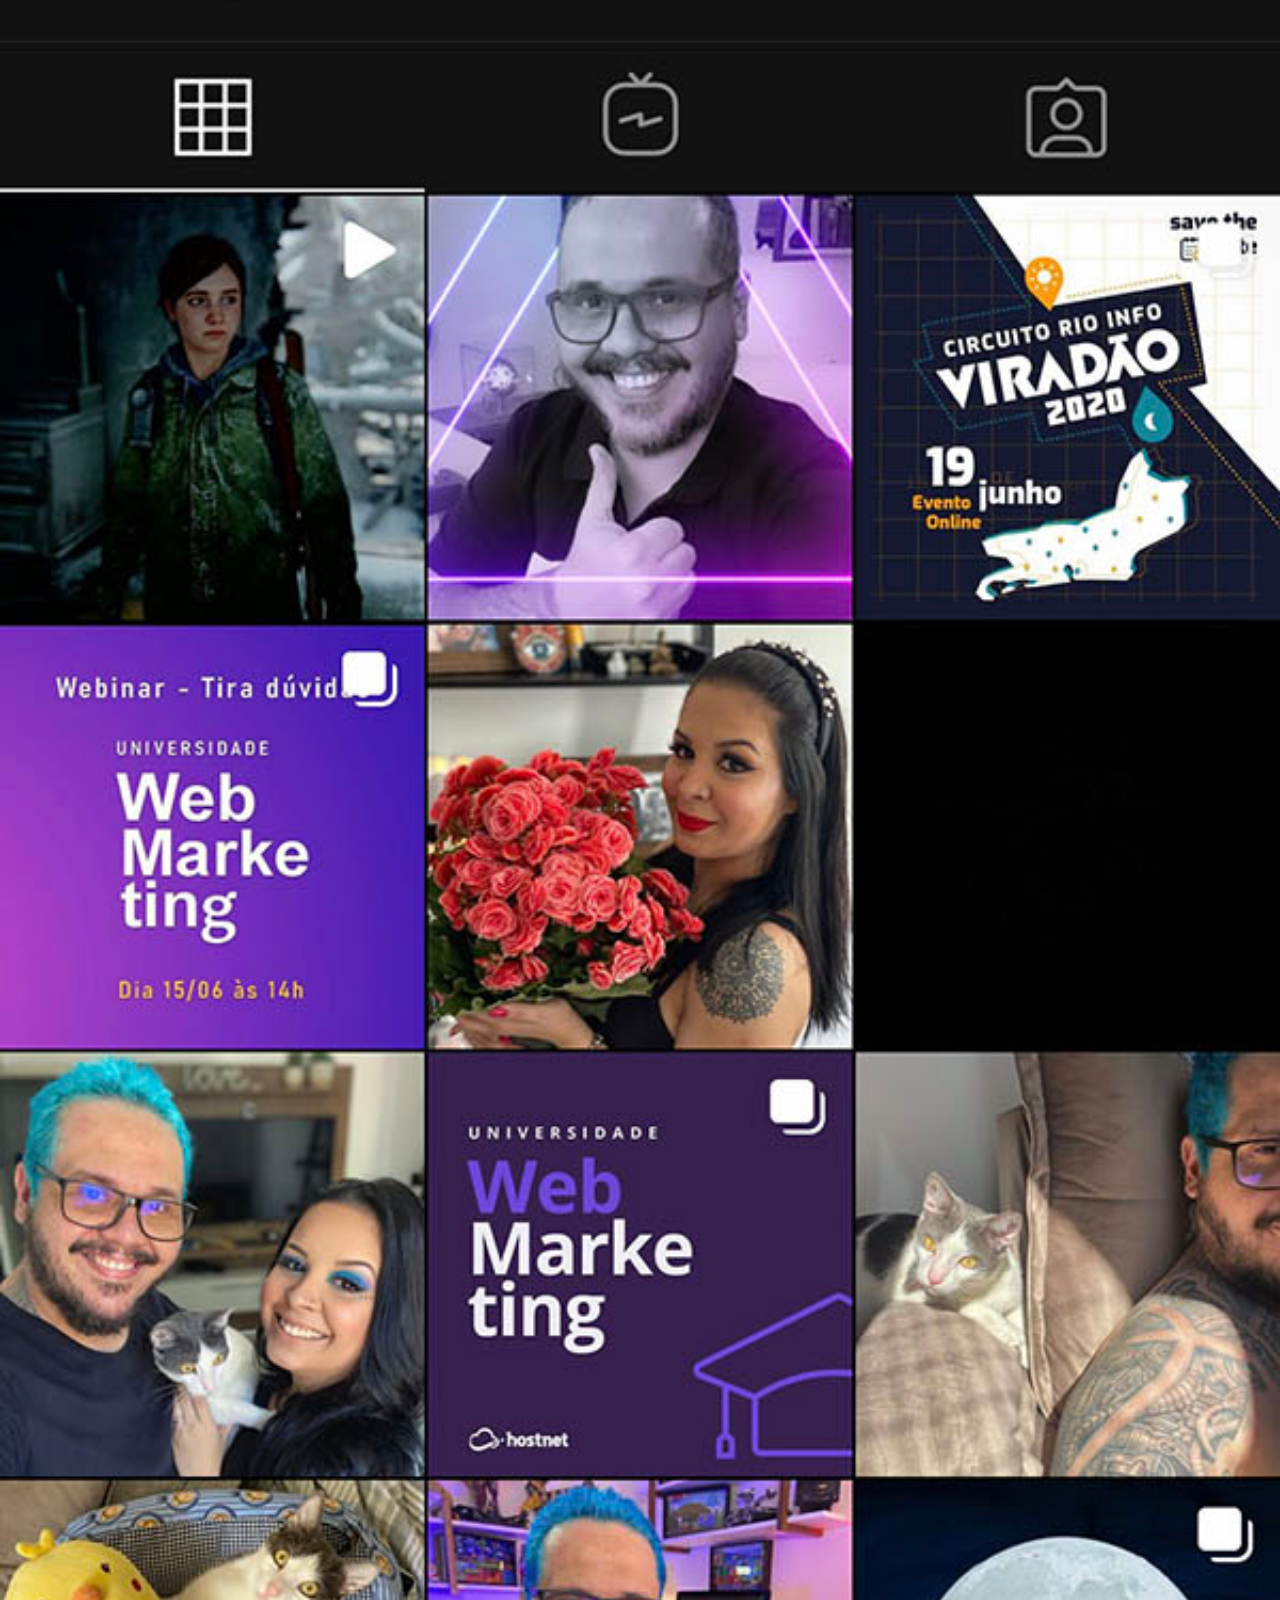
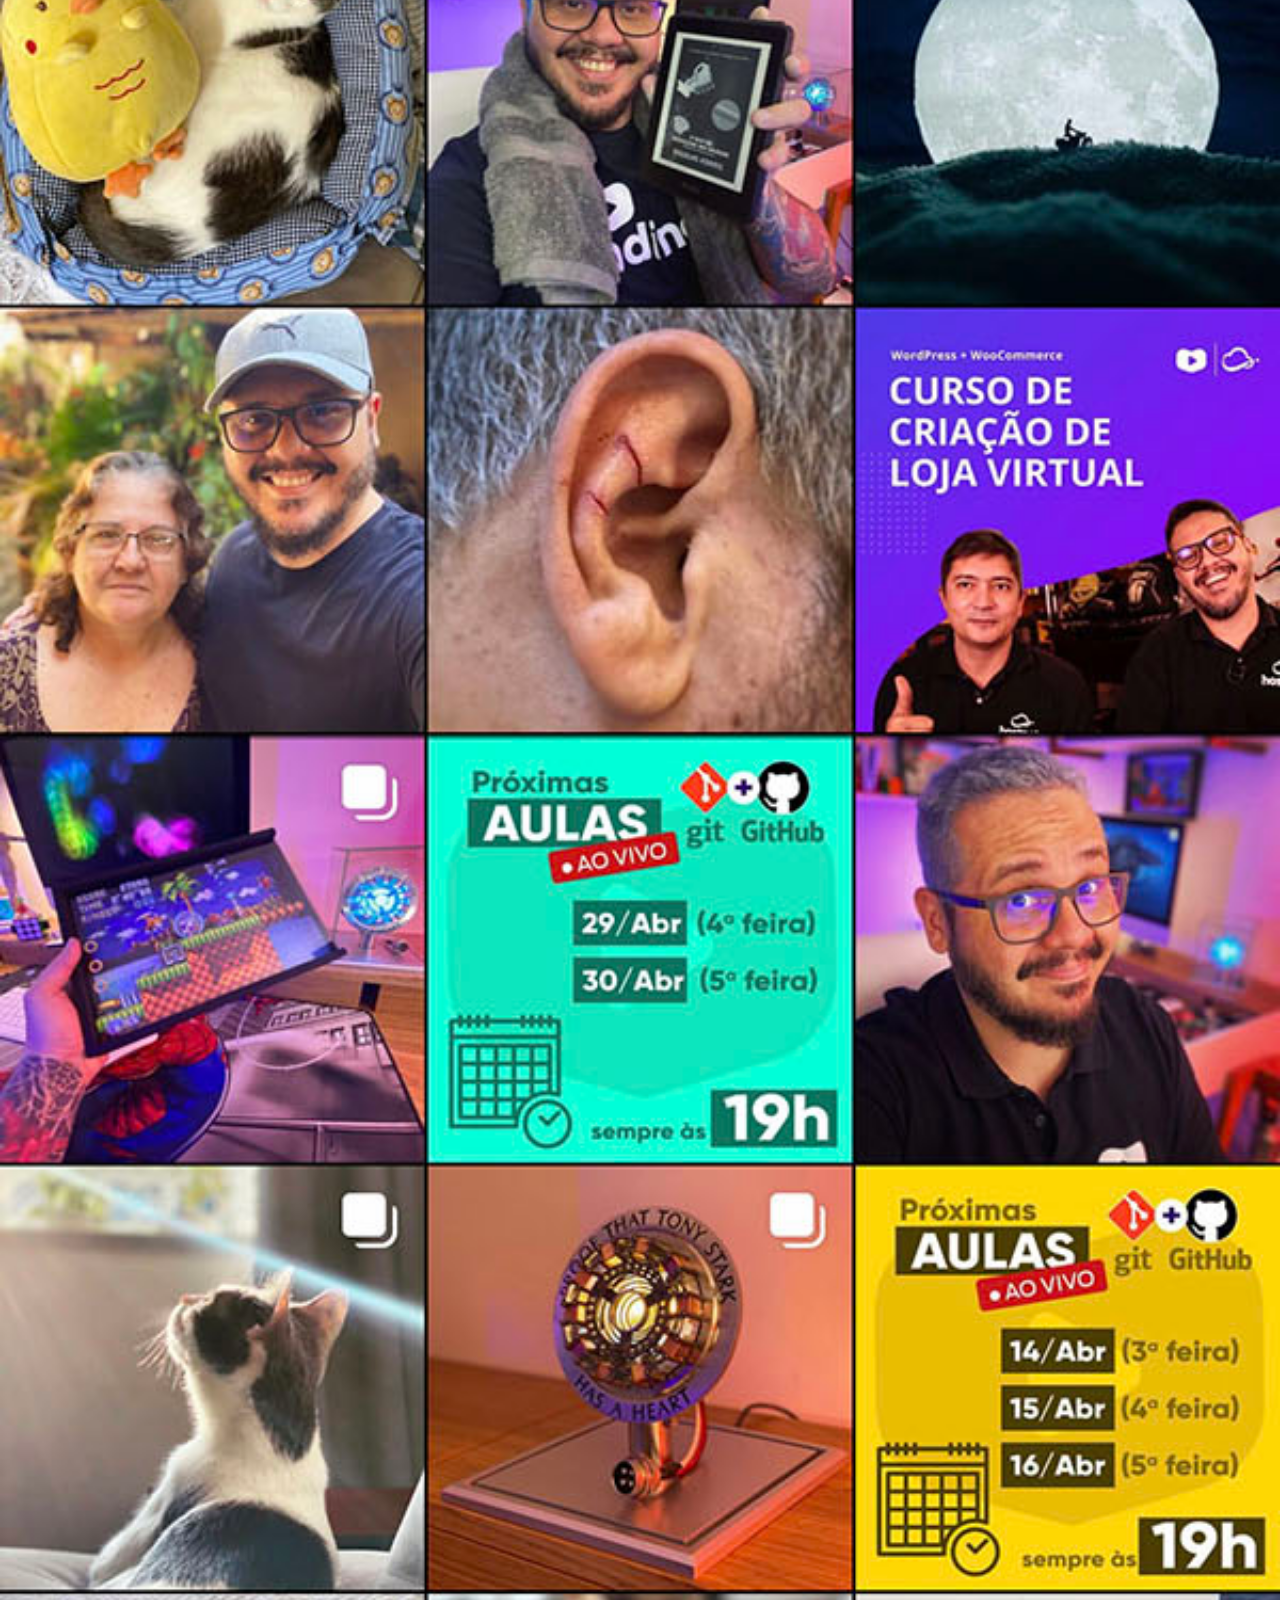
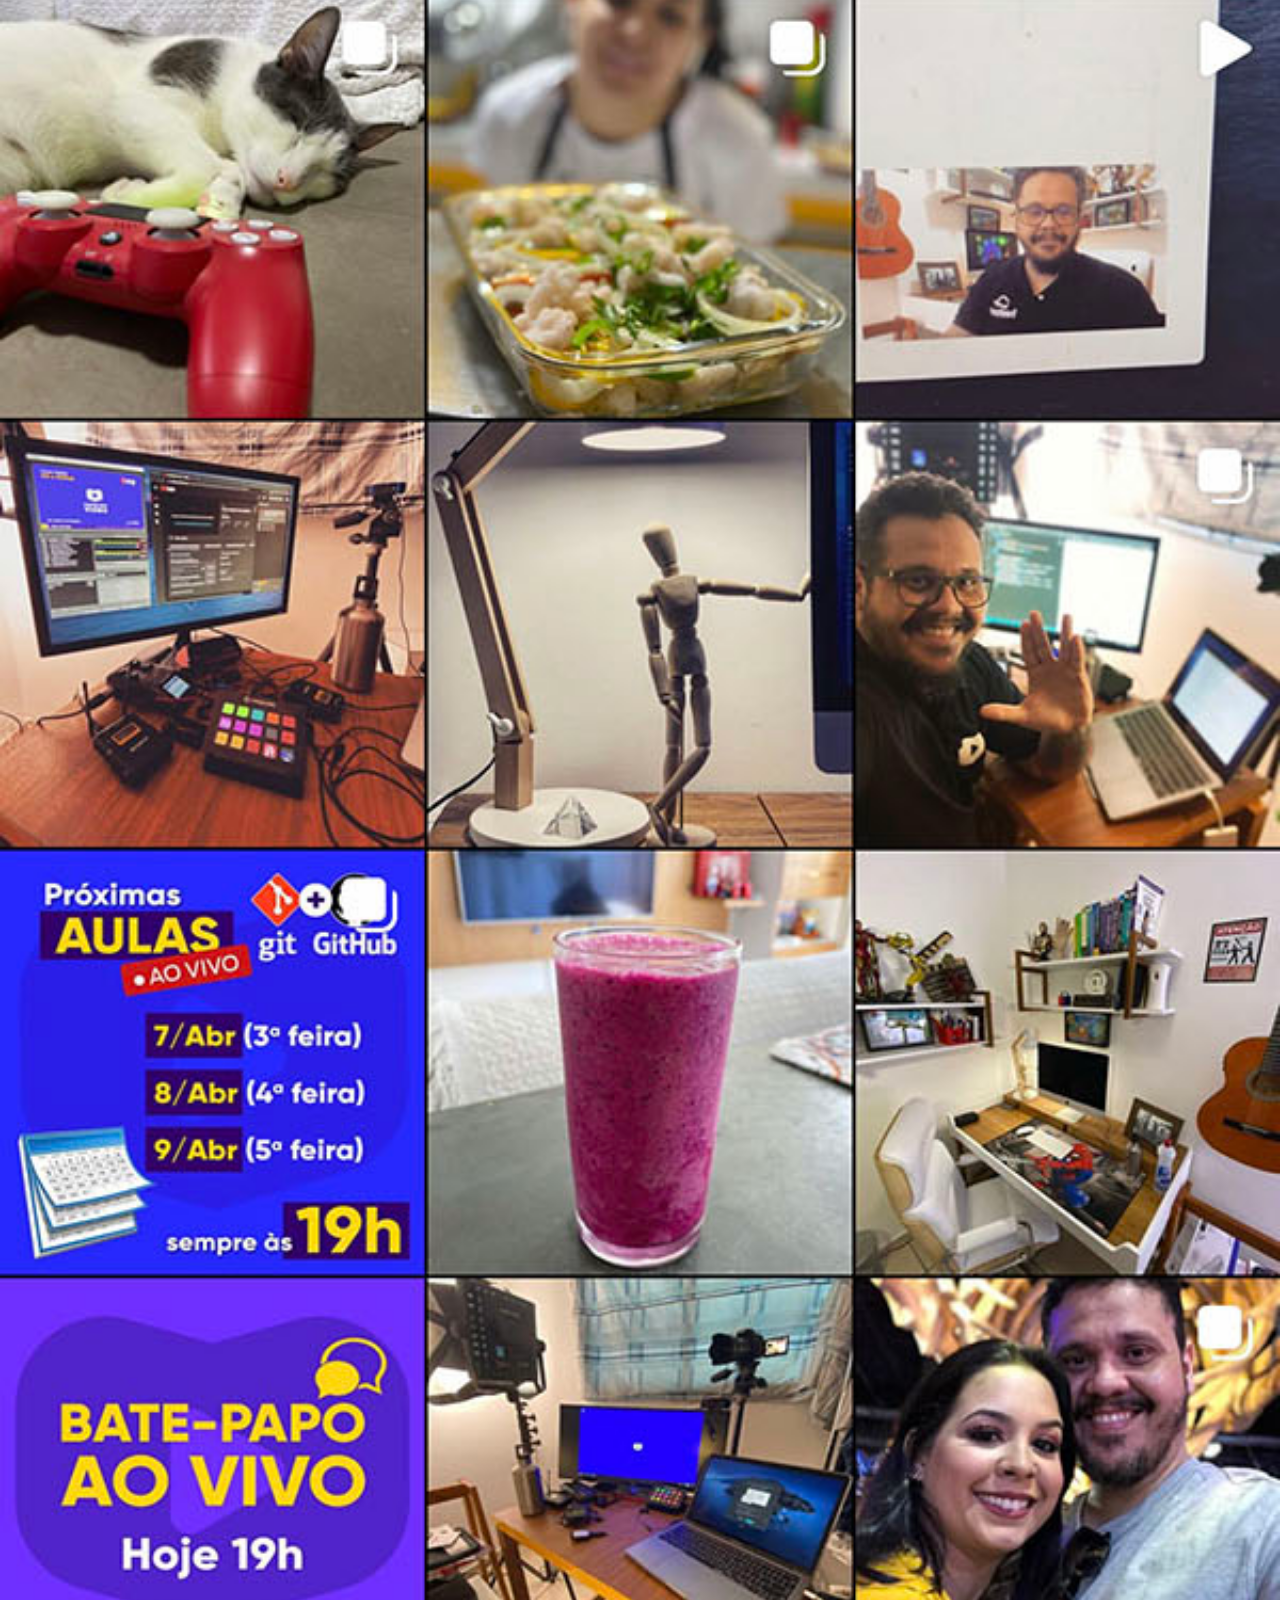
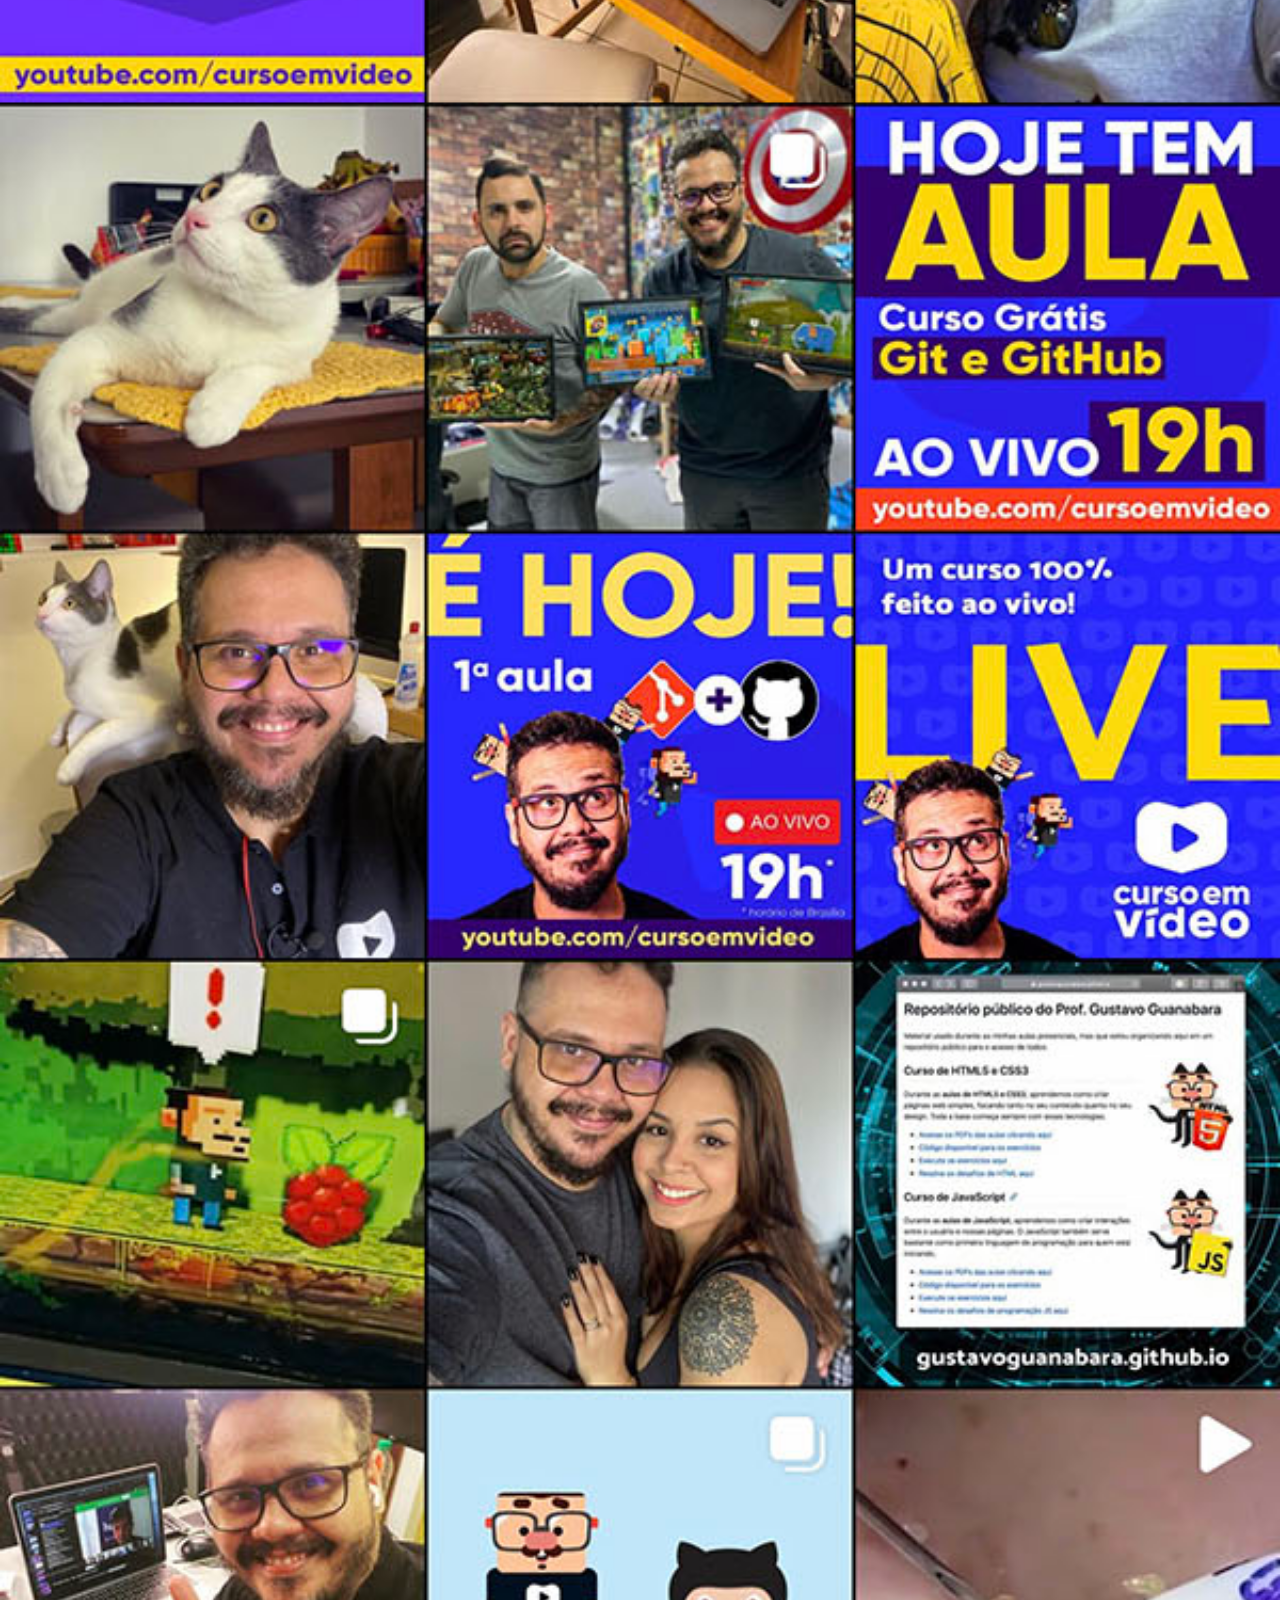
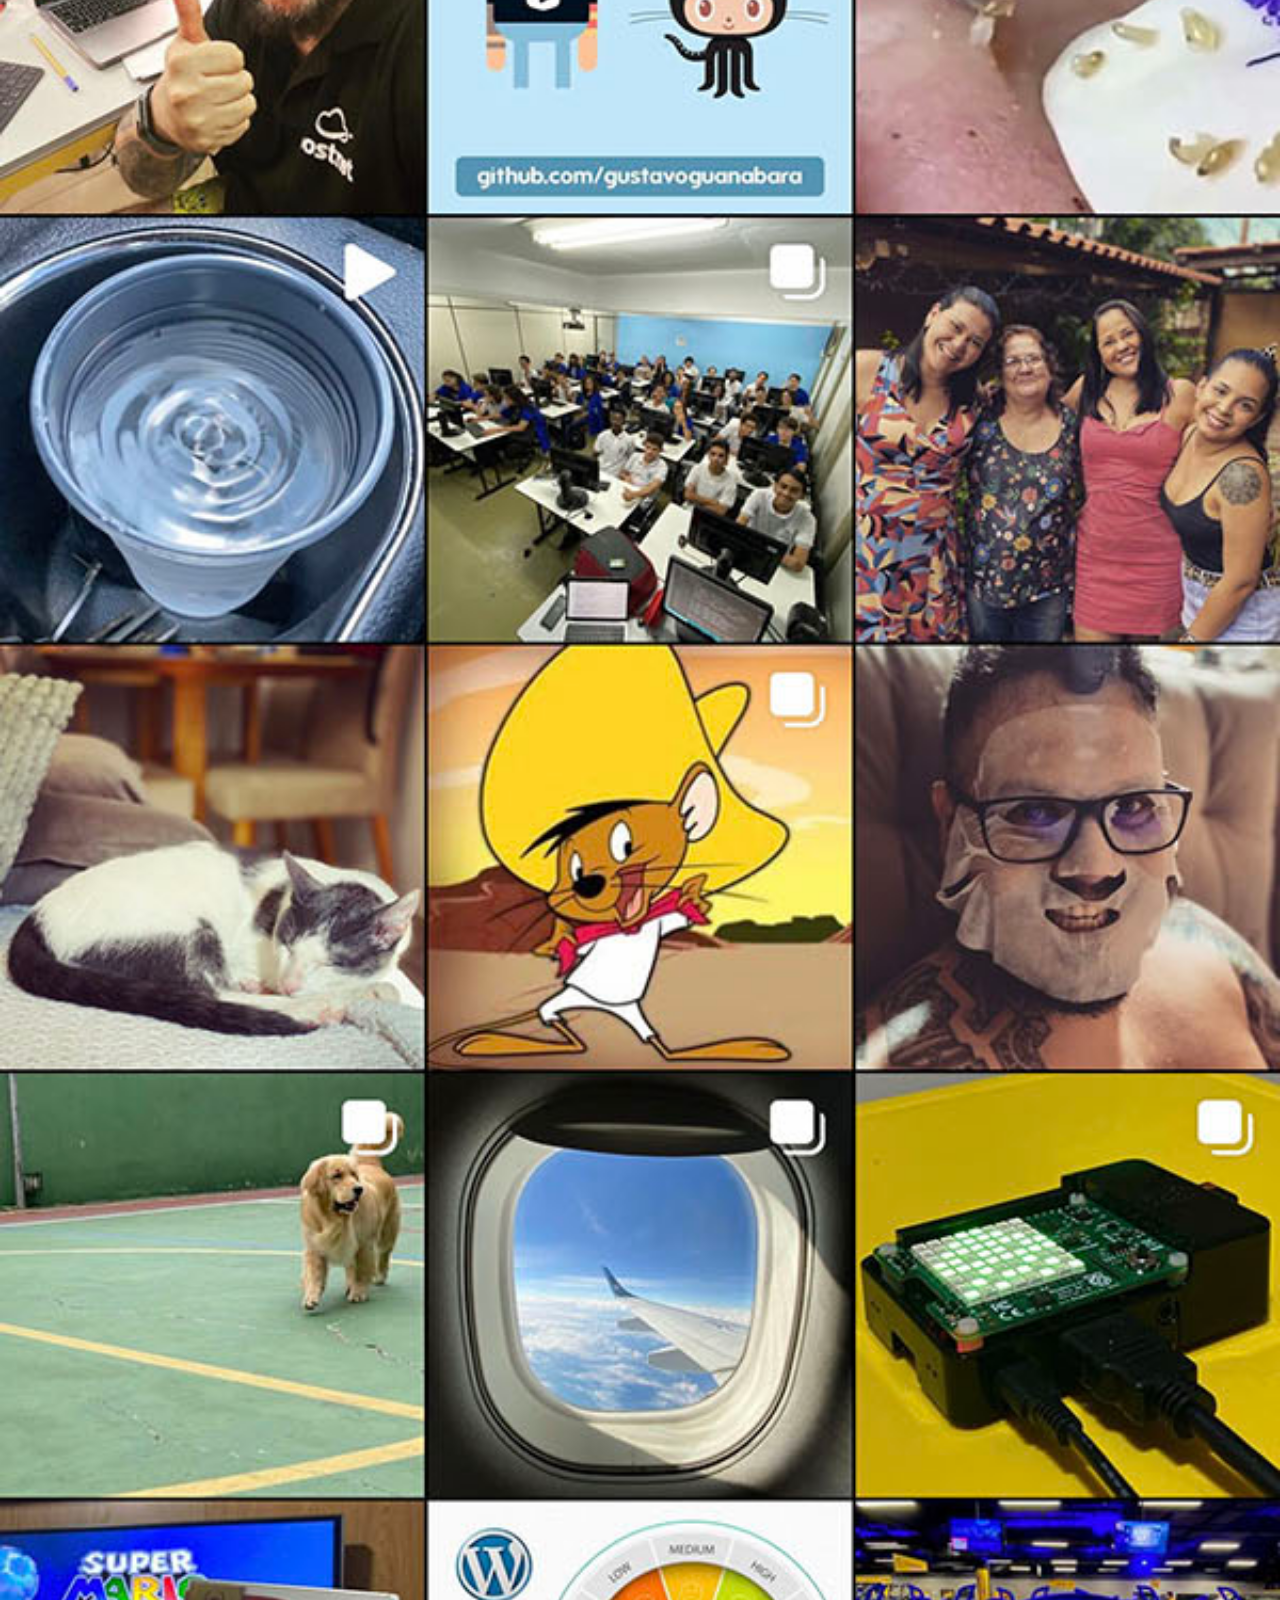
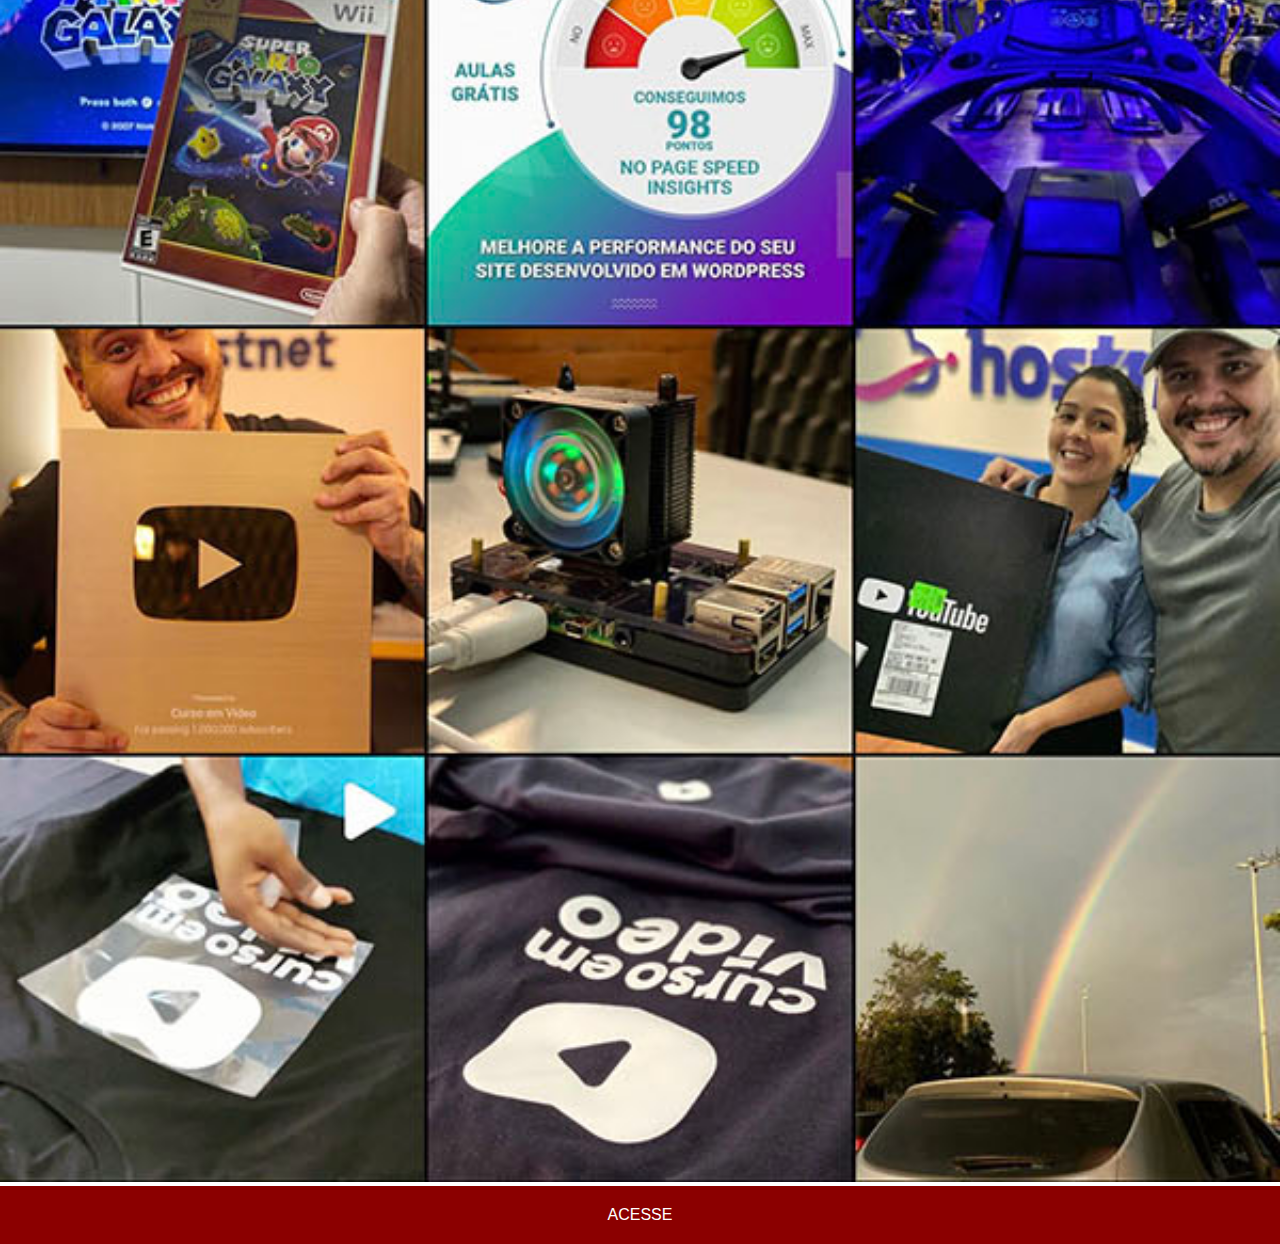
<file: instagram.html>
<!DOCTYPE html>
<html lang="pt-br">
<head>
    <meta charset="UTF-8">
    <meta http-equiv="X-UA-Compatible" content="IE=edge">
    <meta name="viewport" content="width=device-width, initial-scale=1.0">
    <title>instagram</title>
    <link rel="stylesheet" href="estilos/social.css">
</head>
<body>
    <img src="imagens/tela-instagram.jpg" alt="tela do instagram do gustavo guanabara">    
    <a href="https://www.instagram.com/gustavoguanabara/" target="_blank">ACESSE</a>
</body>
</html>
</file>
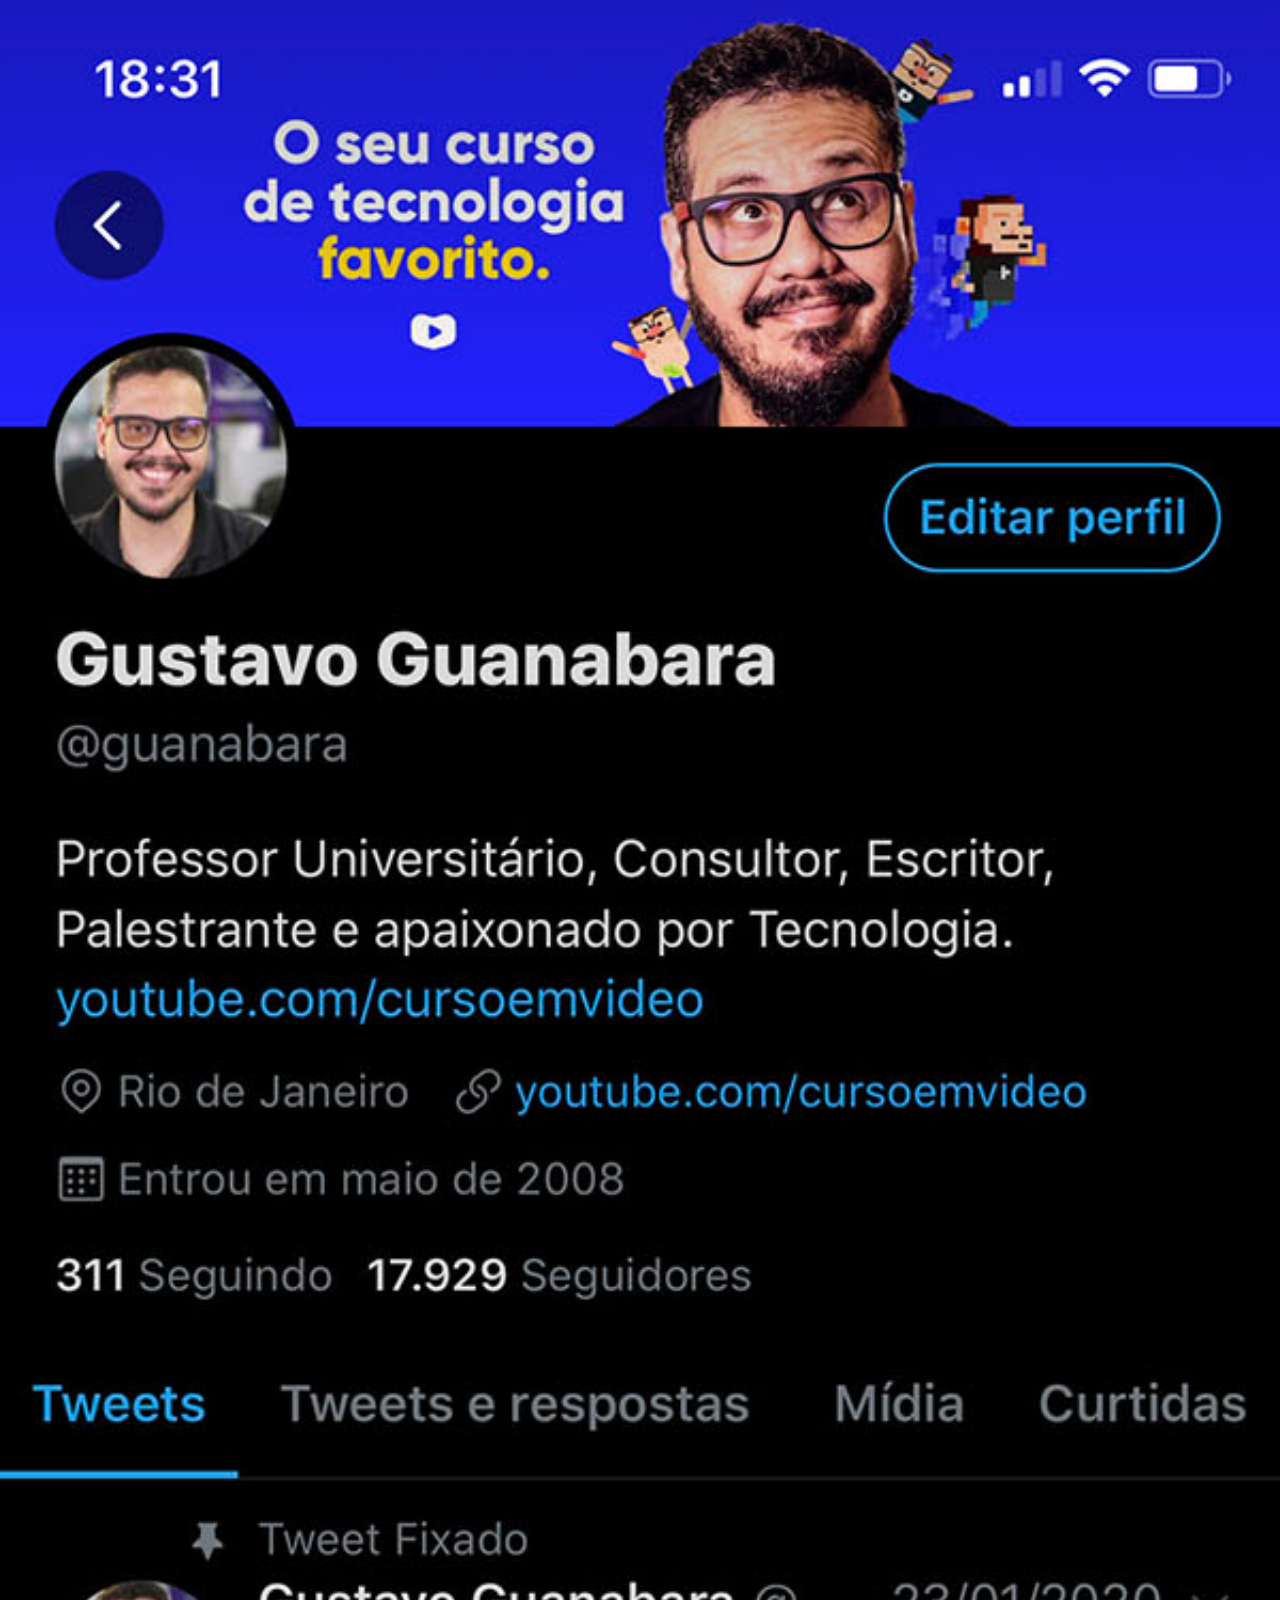
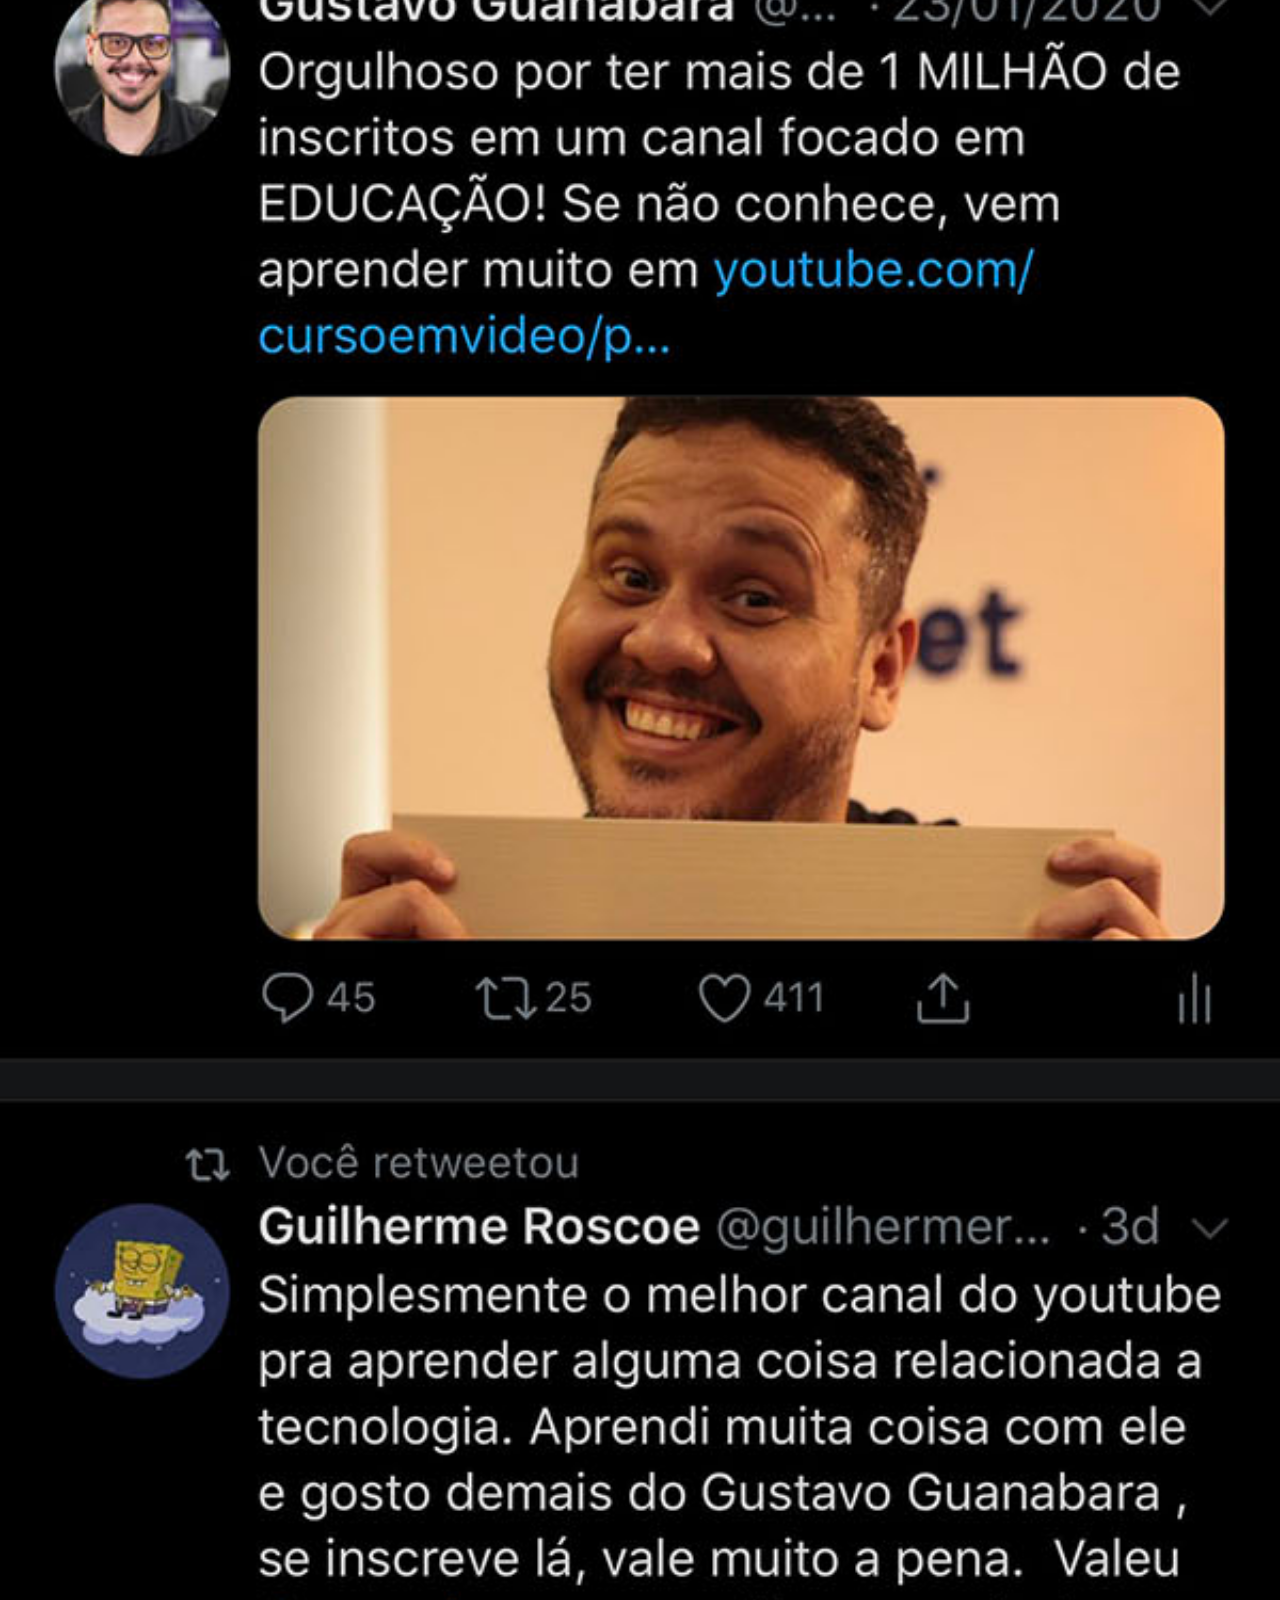
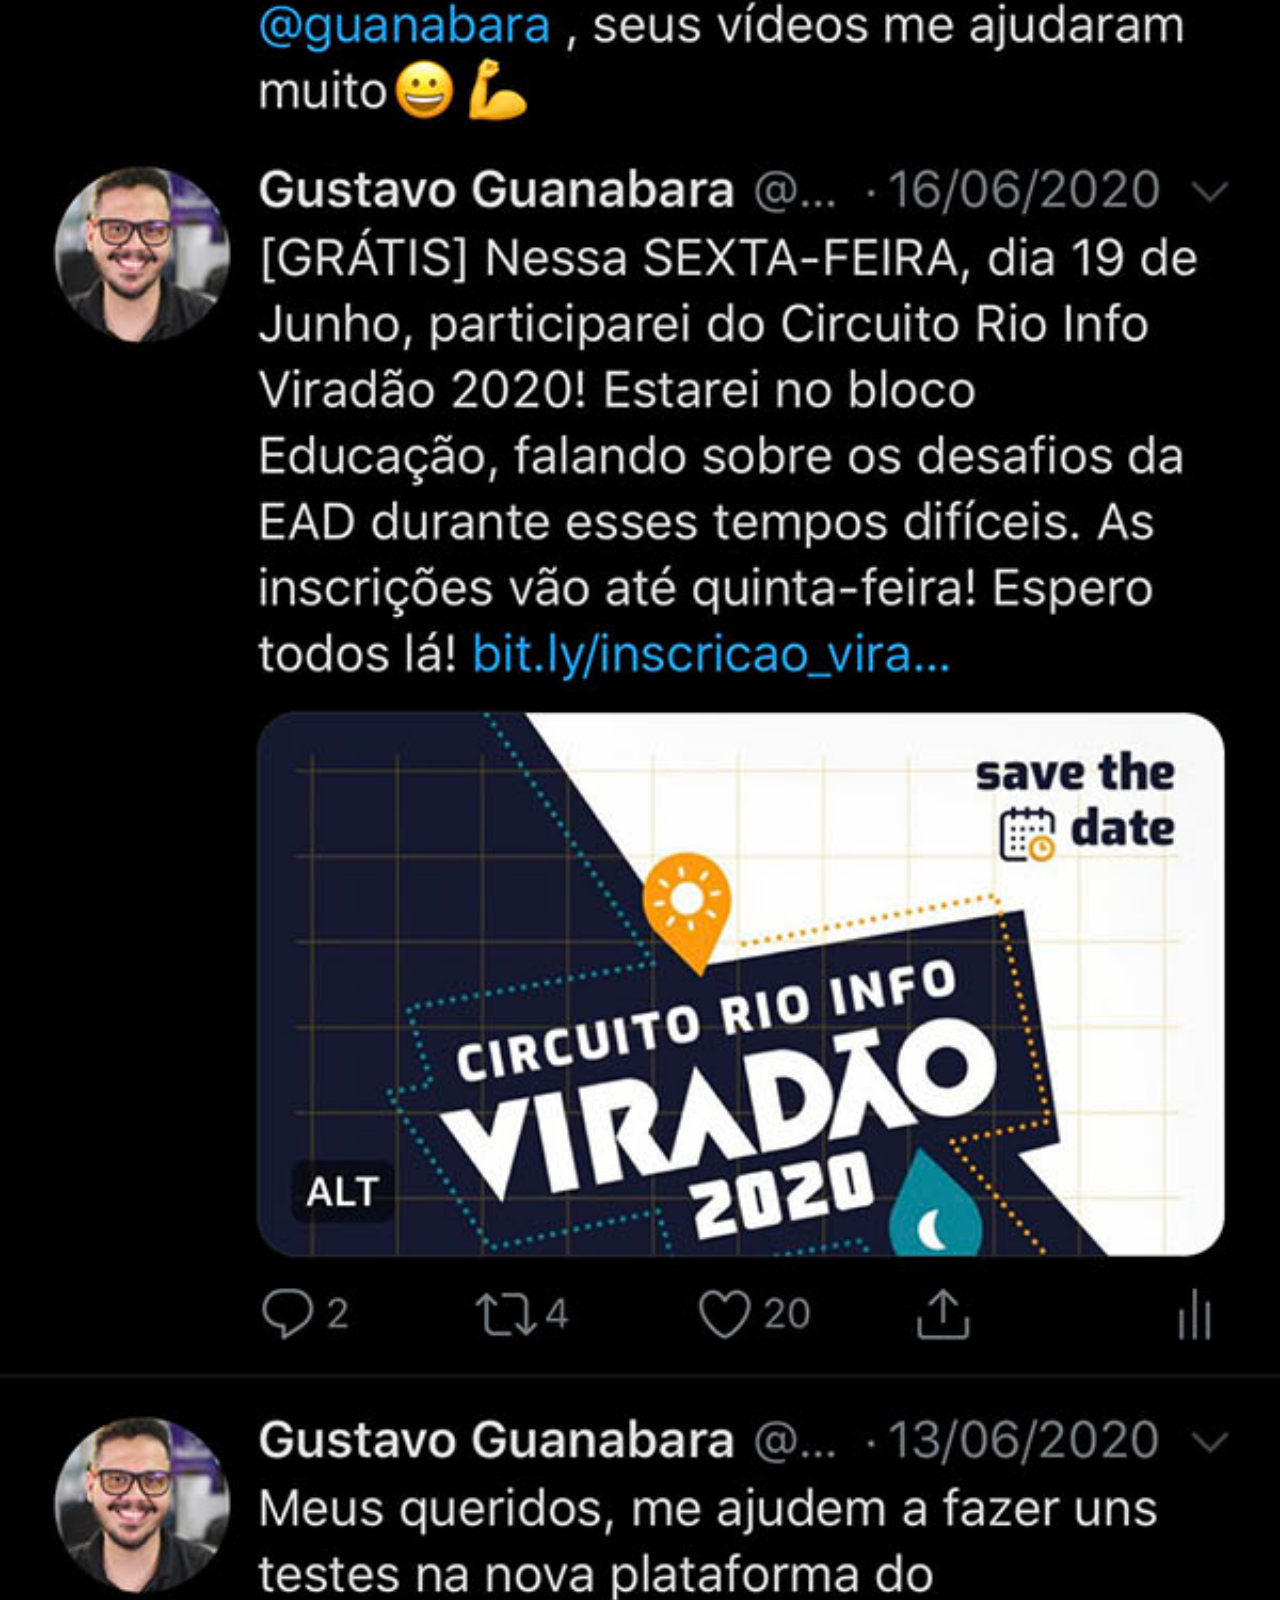
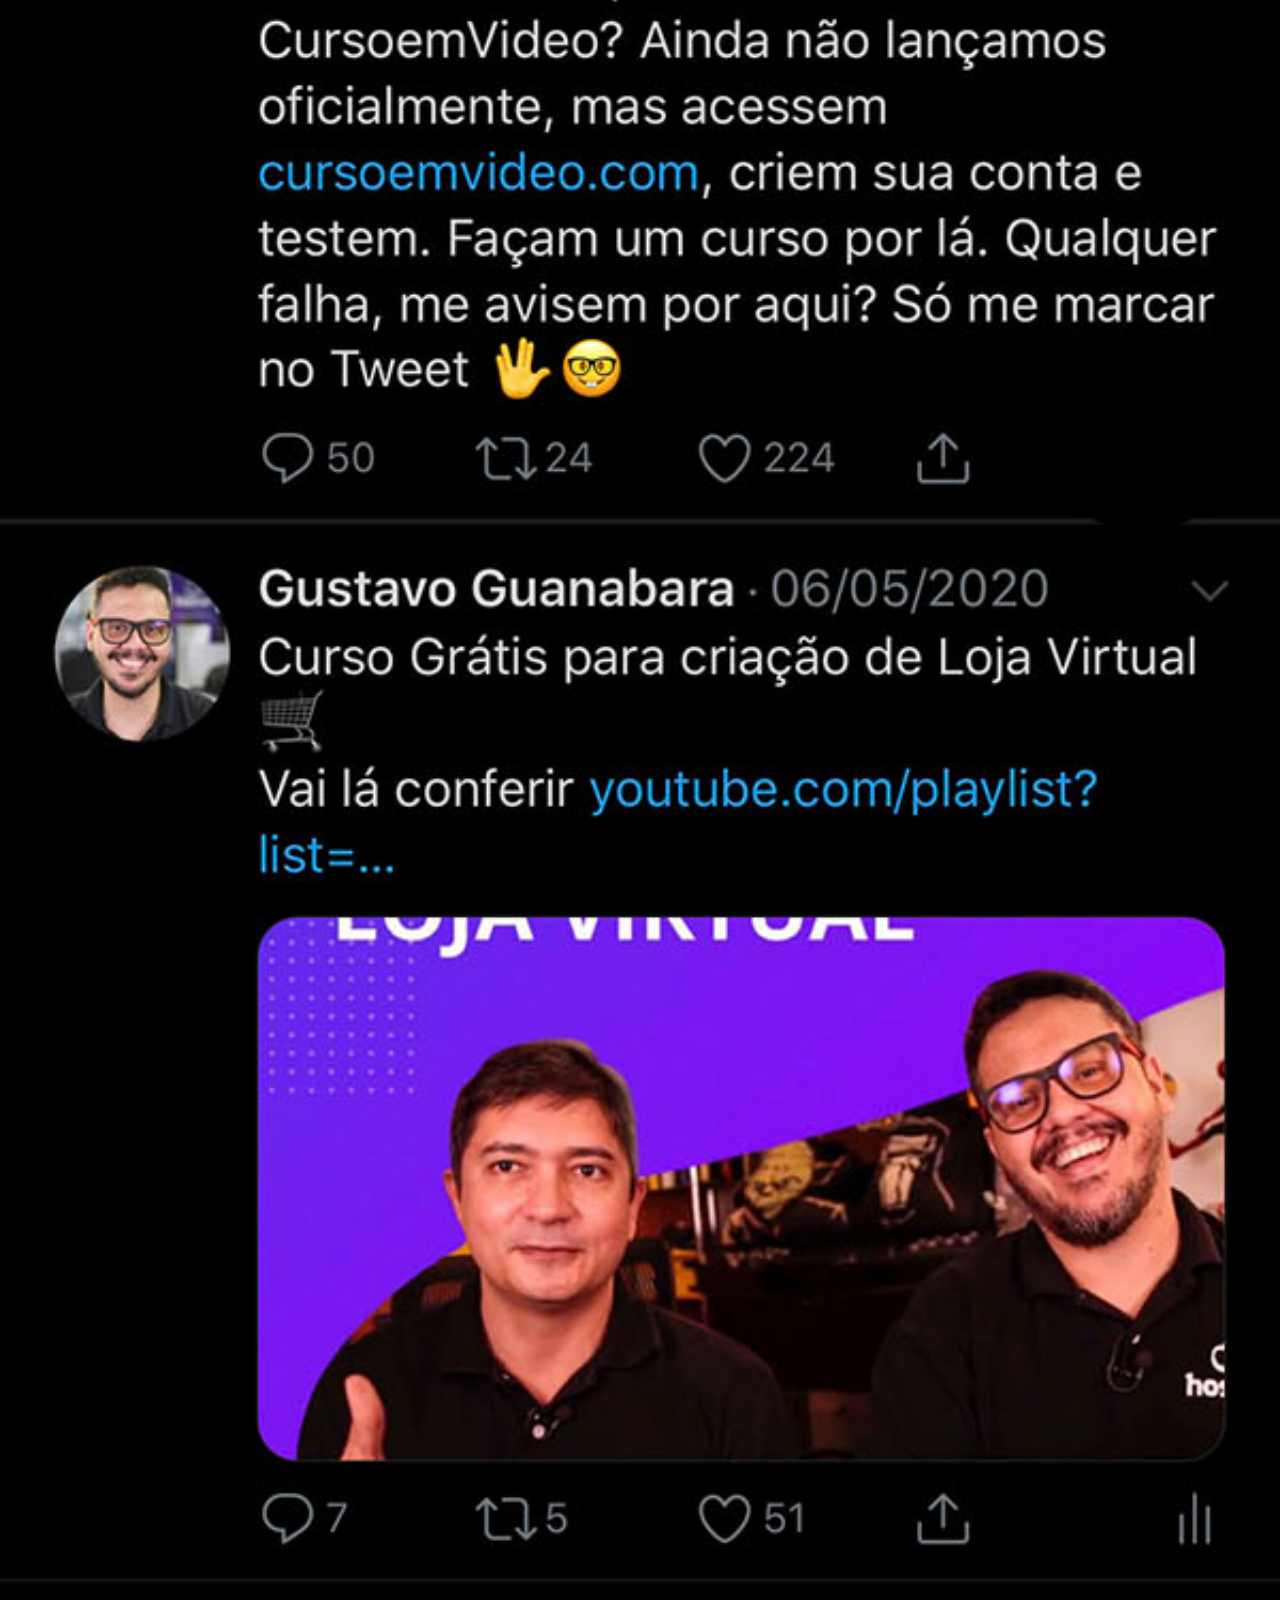
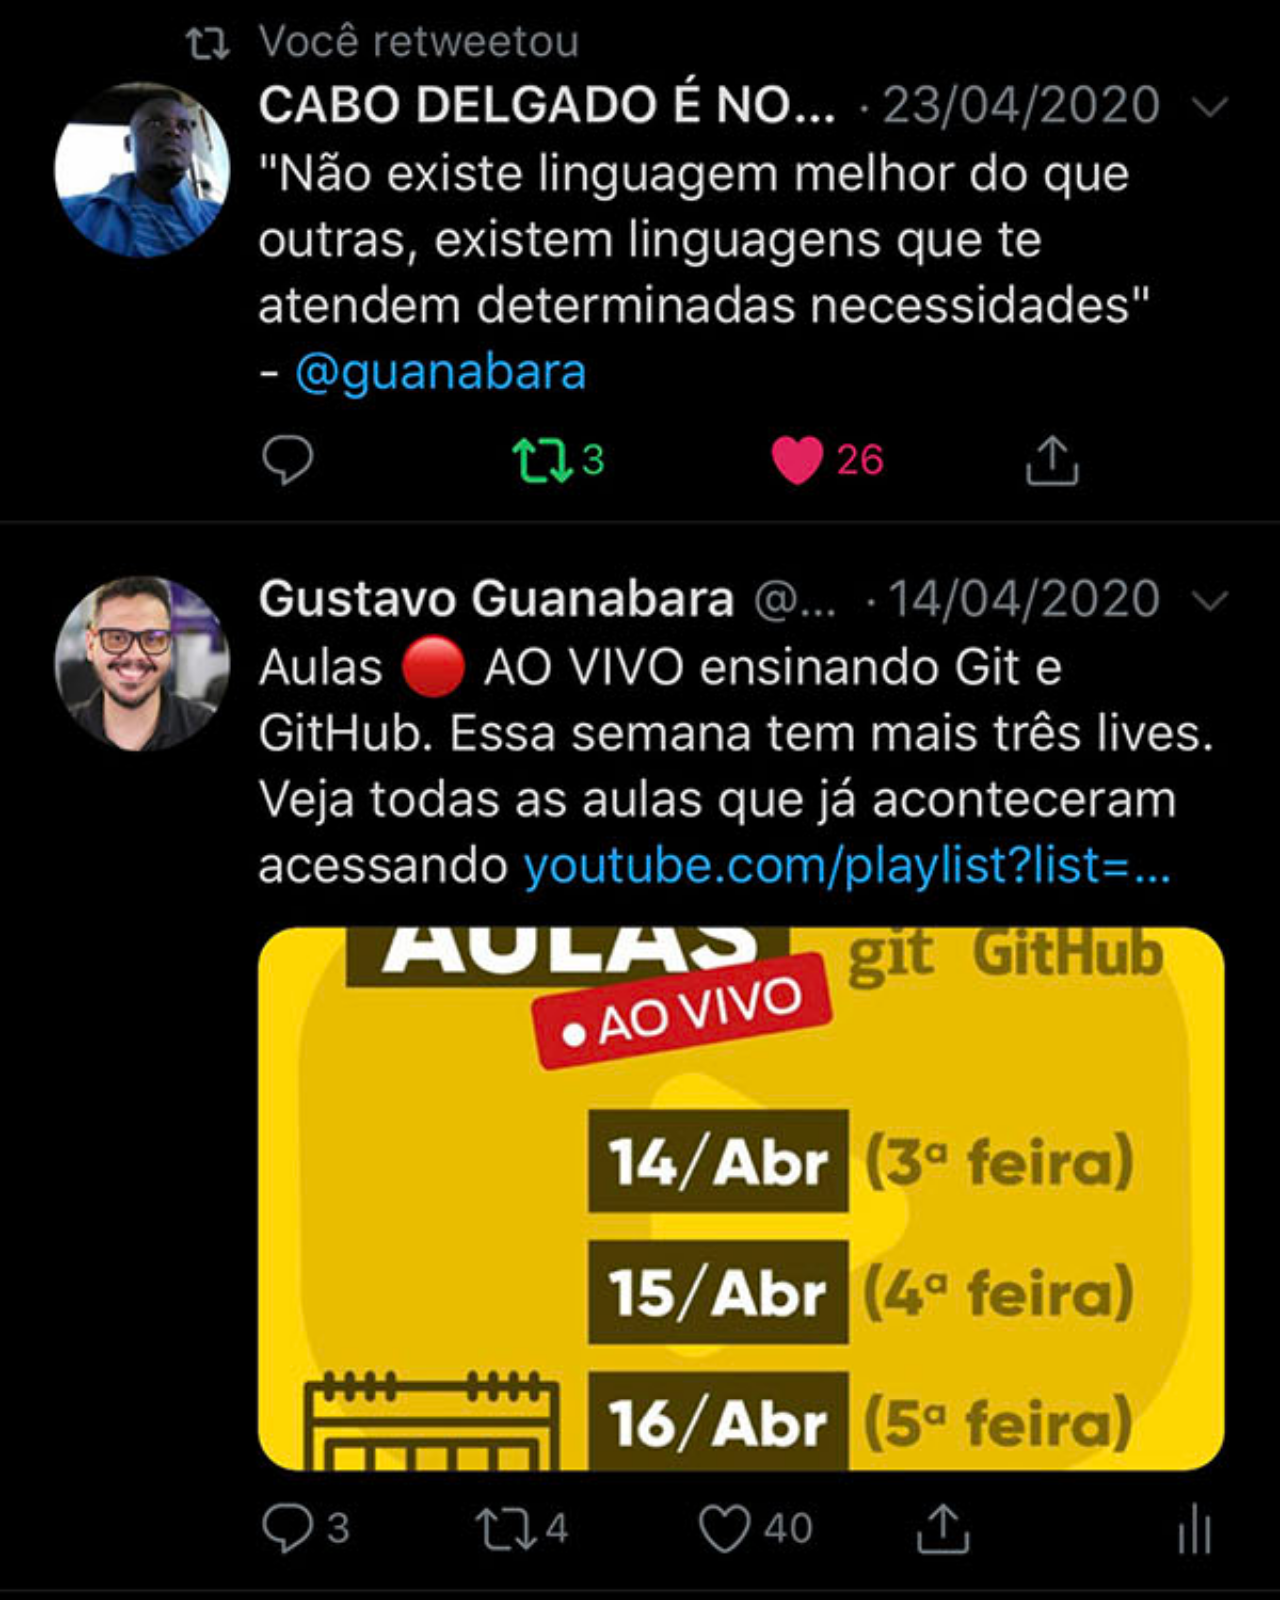
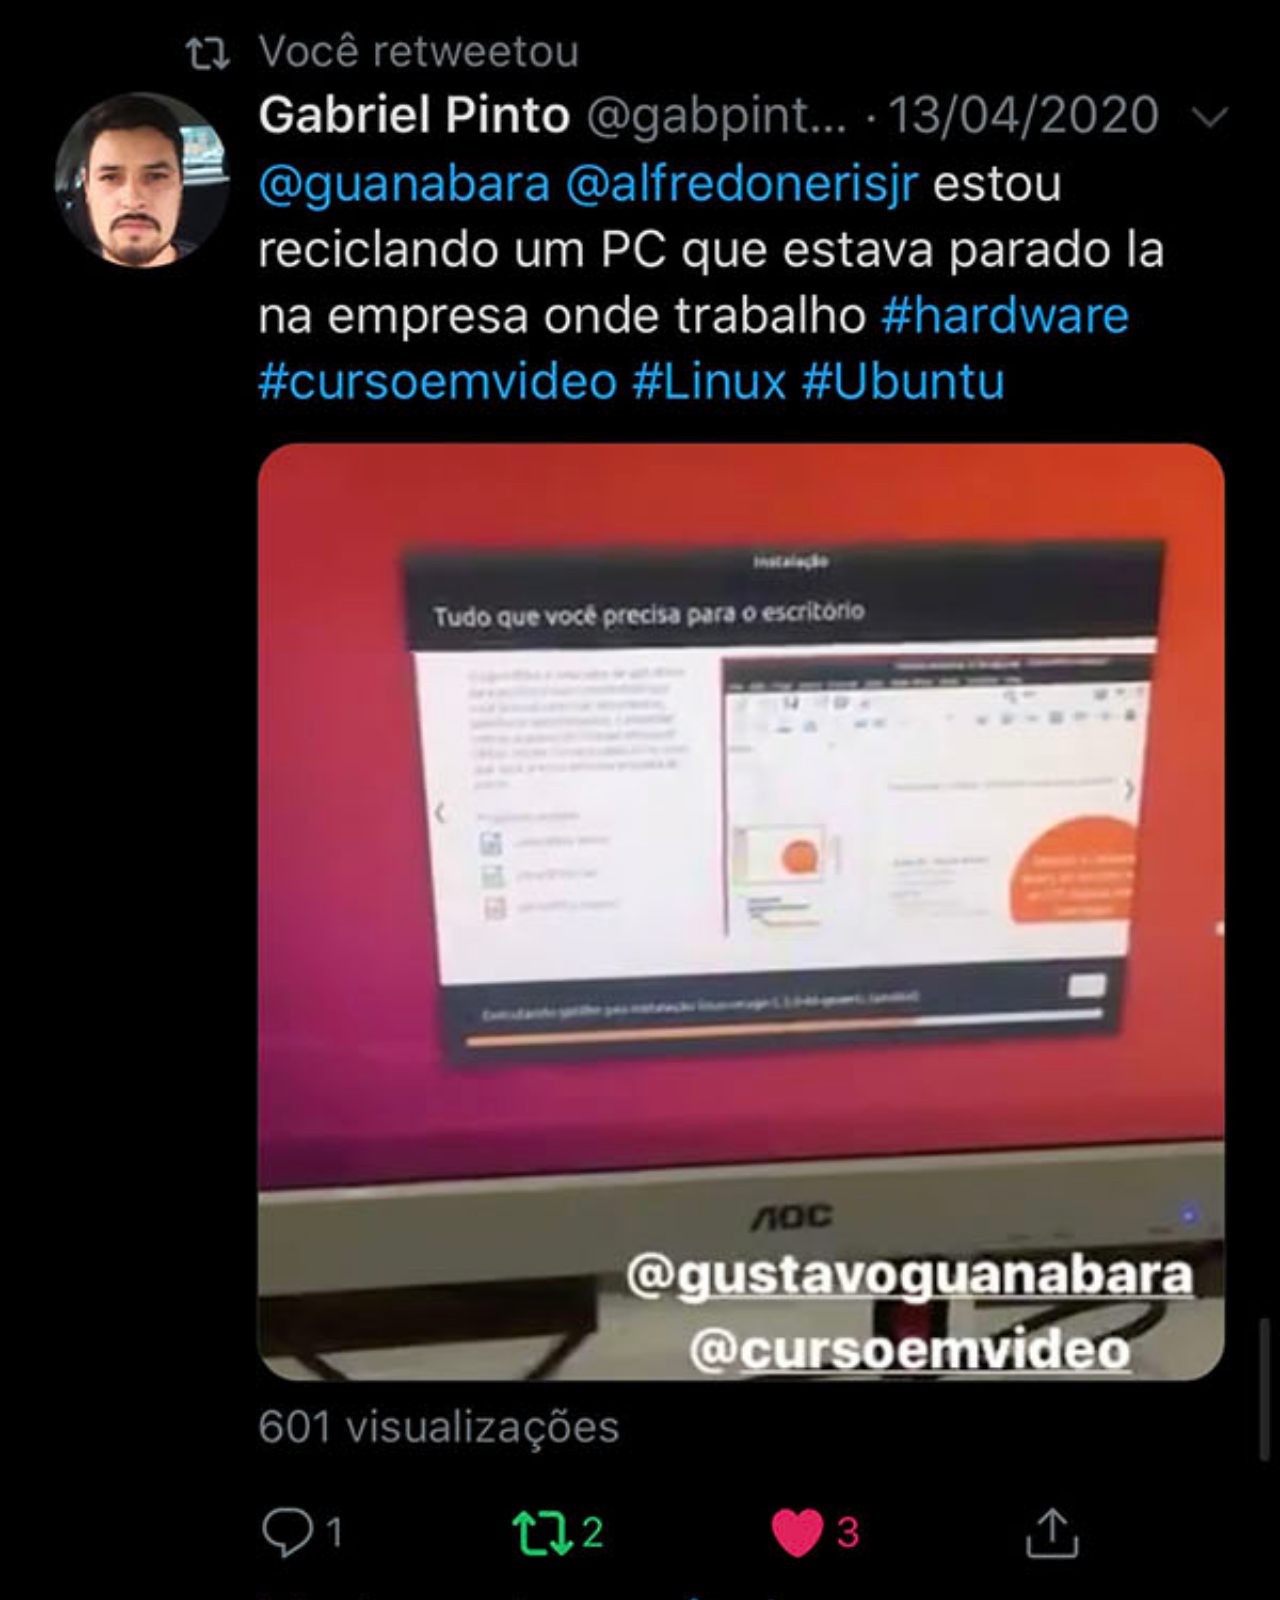
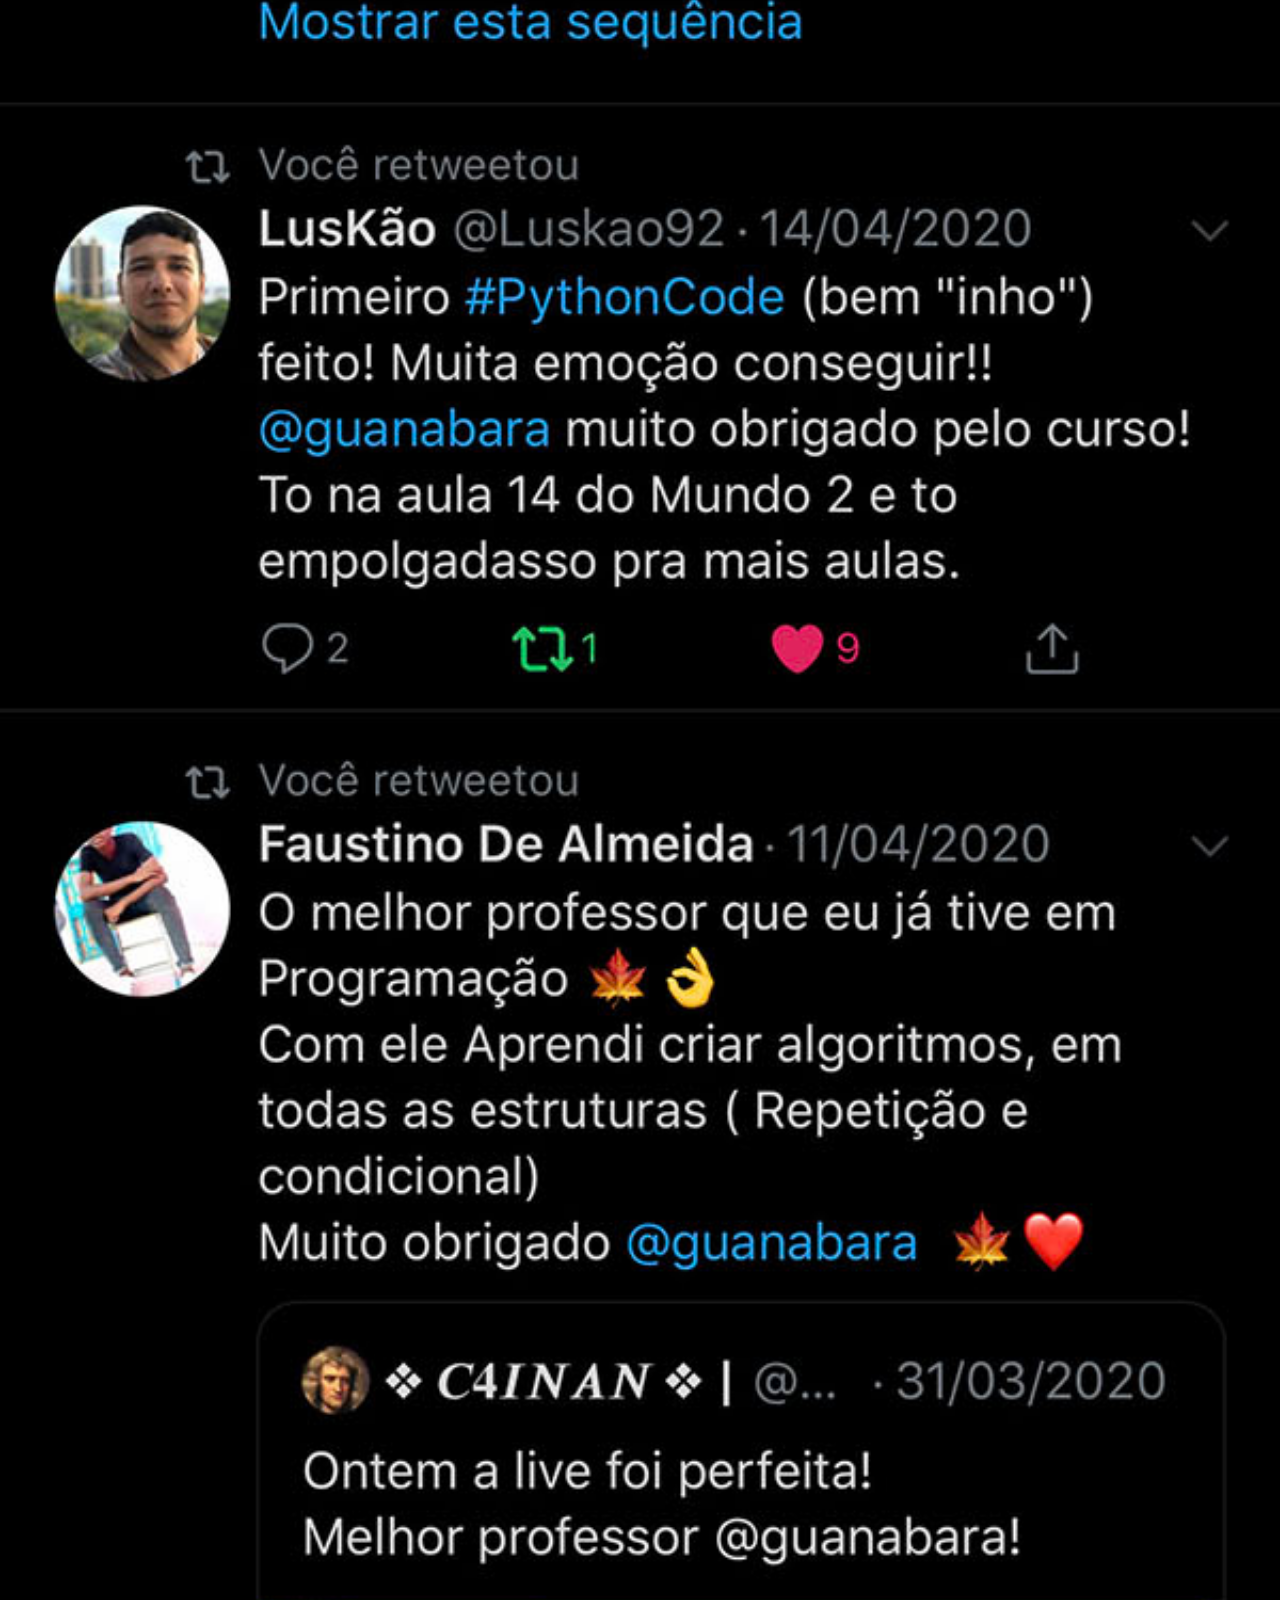
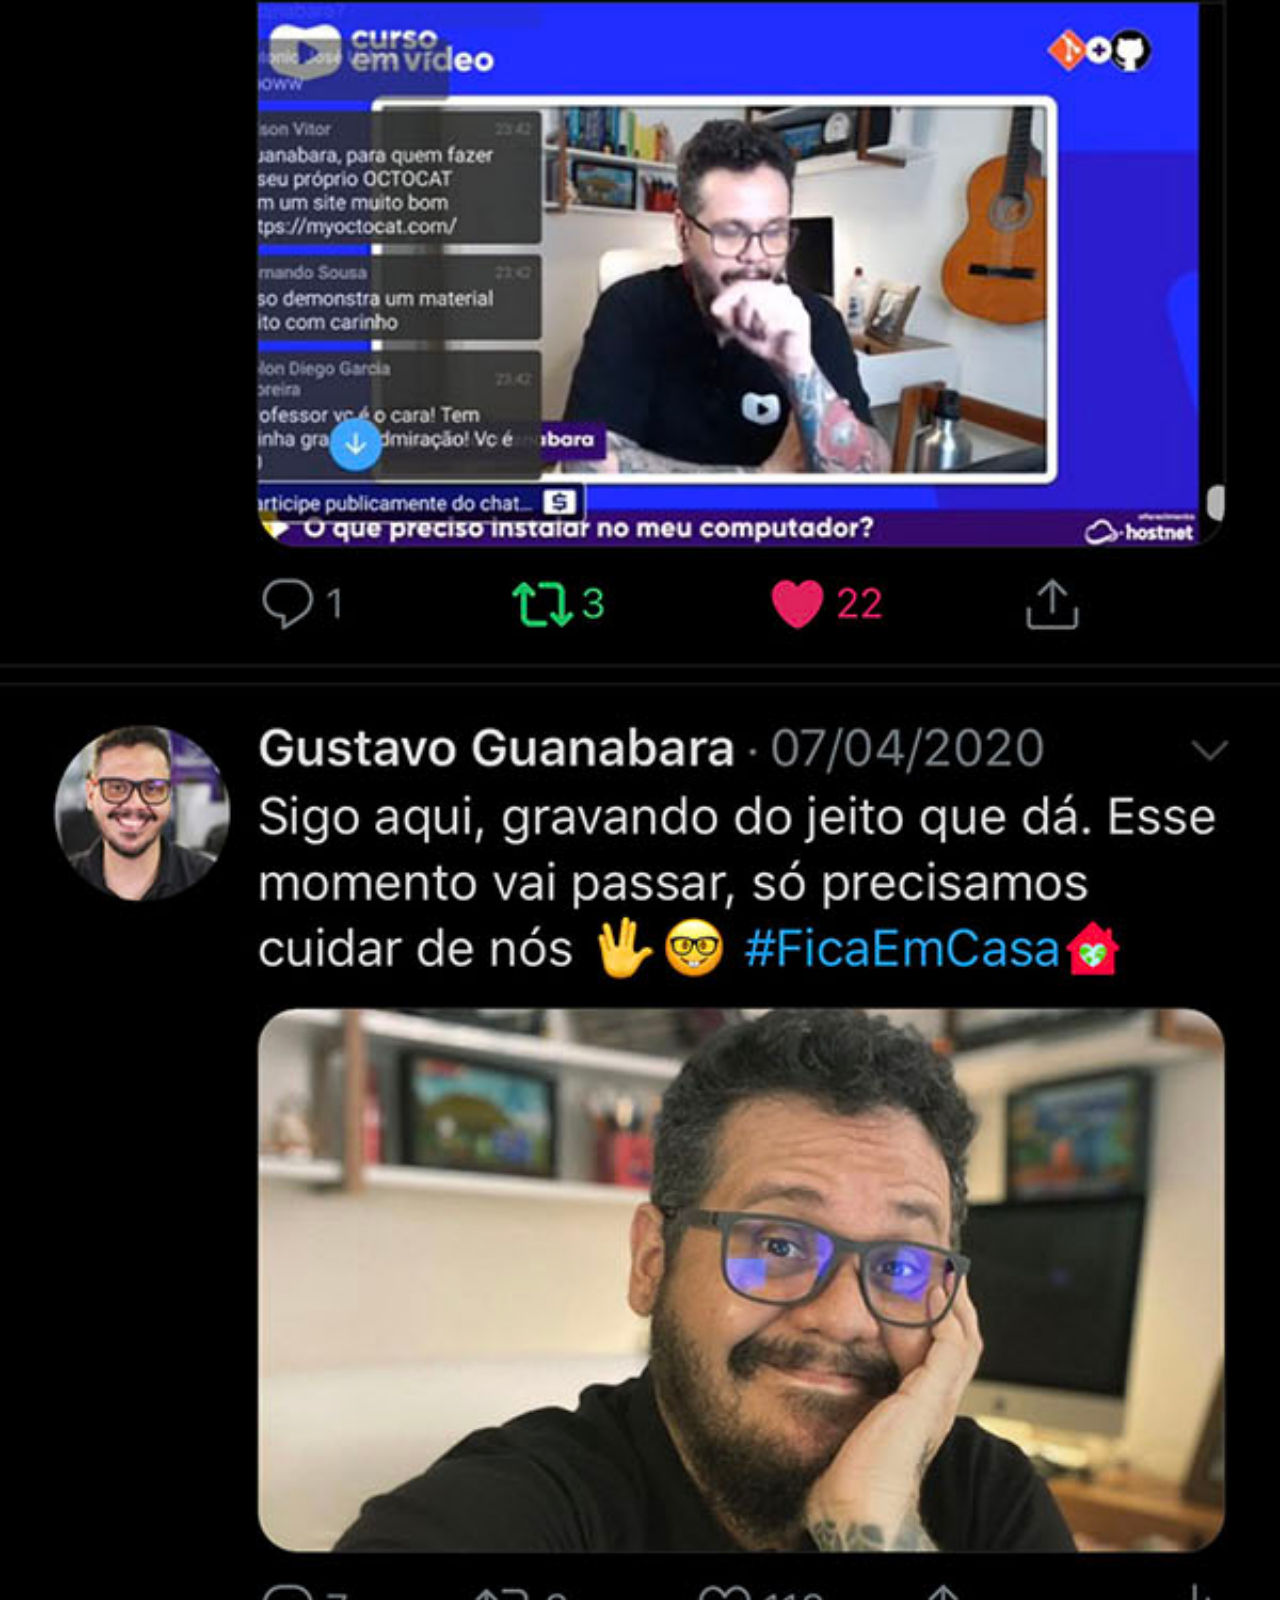
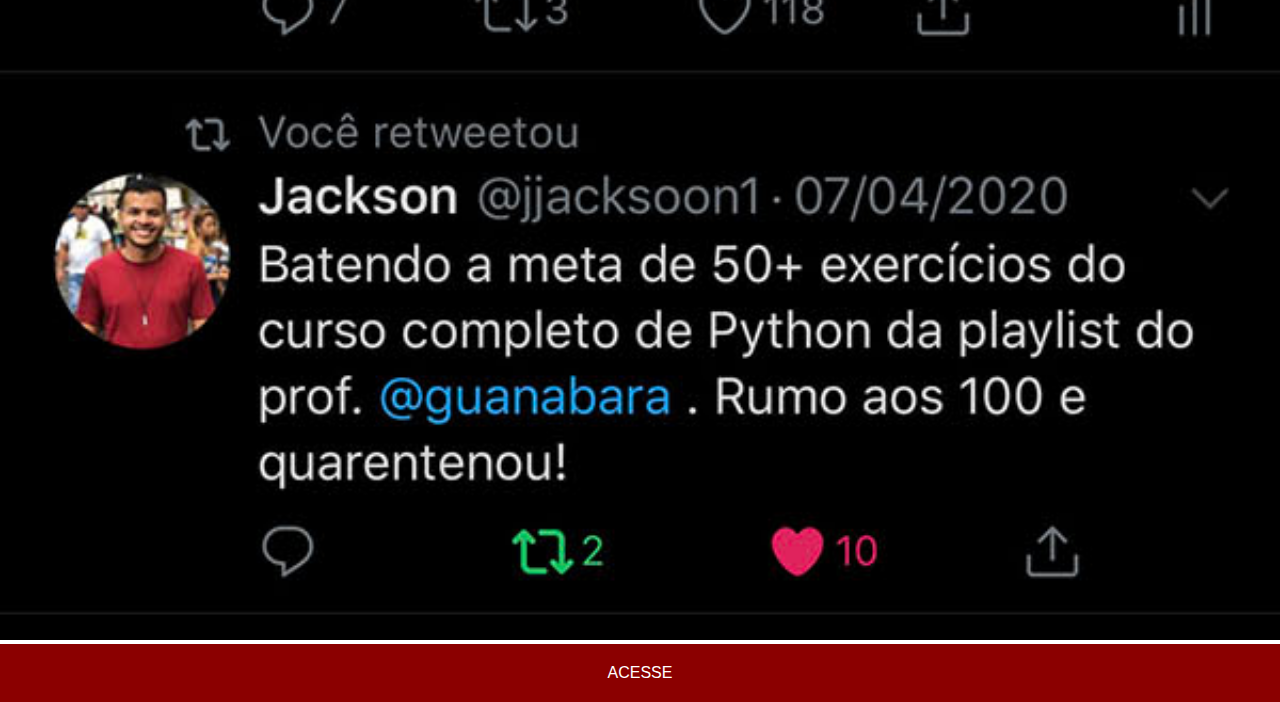
<file: twitter.html>
<!DOCTYPE html>
<html lang="pt-br">
<head>
    <meta charset="UTF-8">
    <meta http-equiv="X-UA-Compatible" content="IE=edge">
    <meta name="viewport" content="width=device-width, initial-scale=1.0">
    <title>twitter</title>
    <link rel="stylesheet" href="estilos/social.css">
</head>
<body>
    <img src="imagens/tela-twitter.jpg" alt="tela do twitter do gustavo guanabara">    
    <a href="https://twitter.com/guanabara" target="_blank">ACESSE</a>
</body>
</html>
</file>
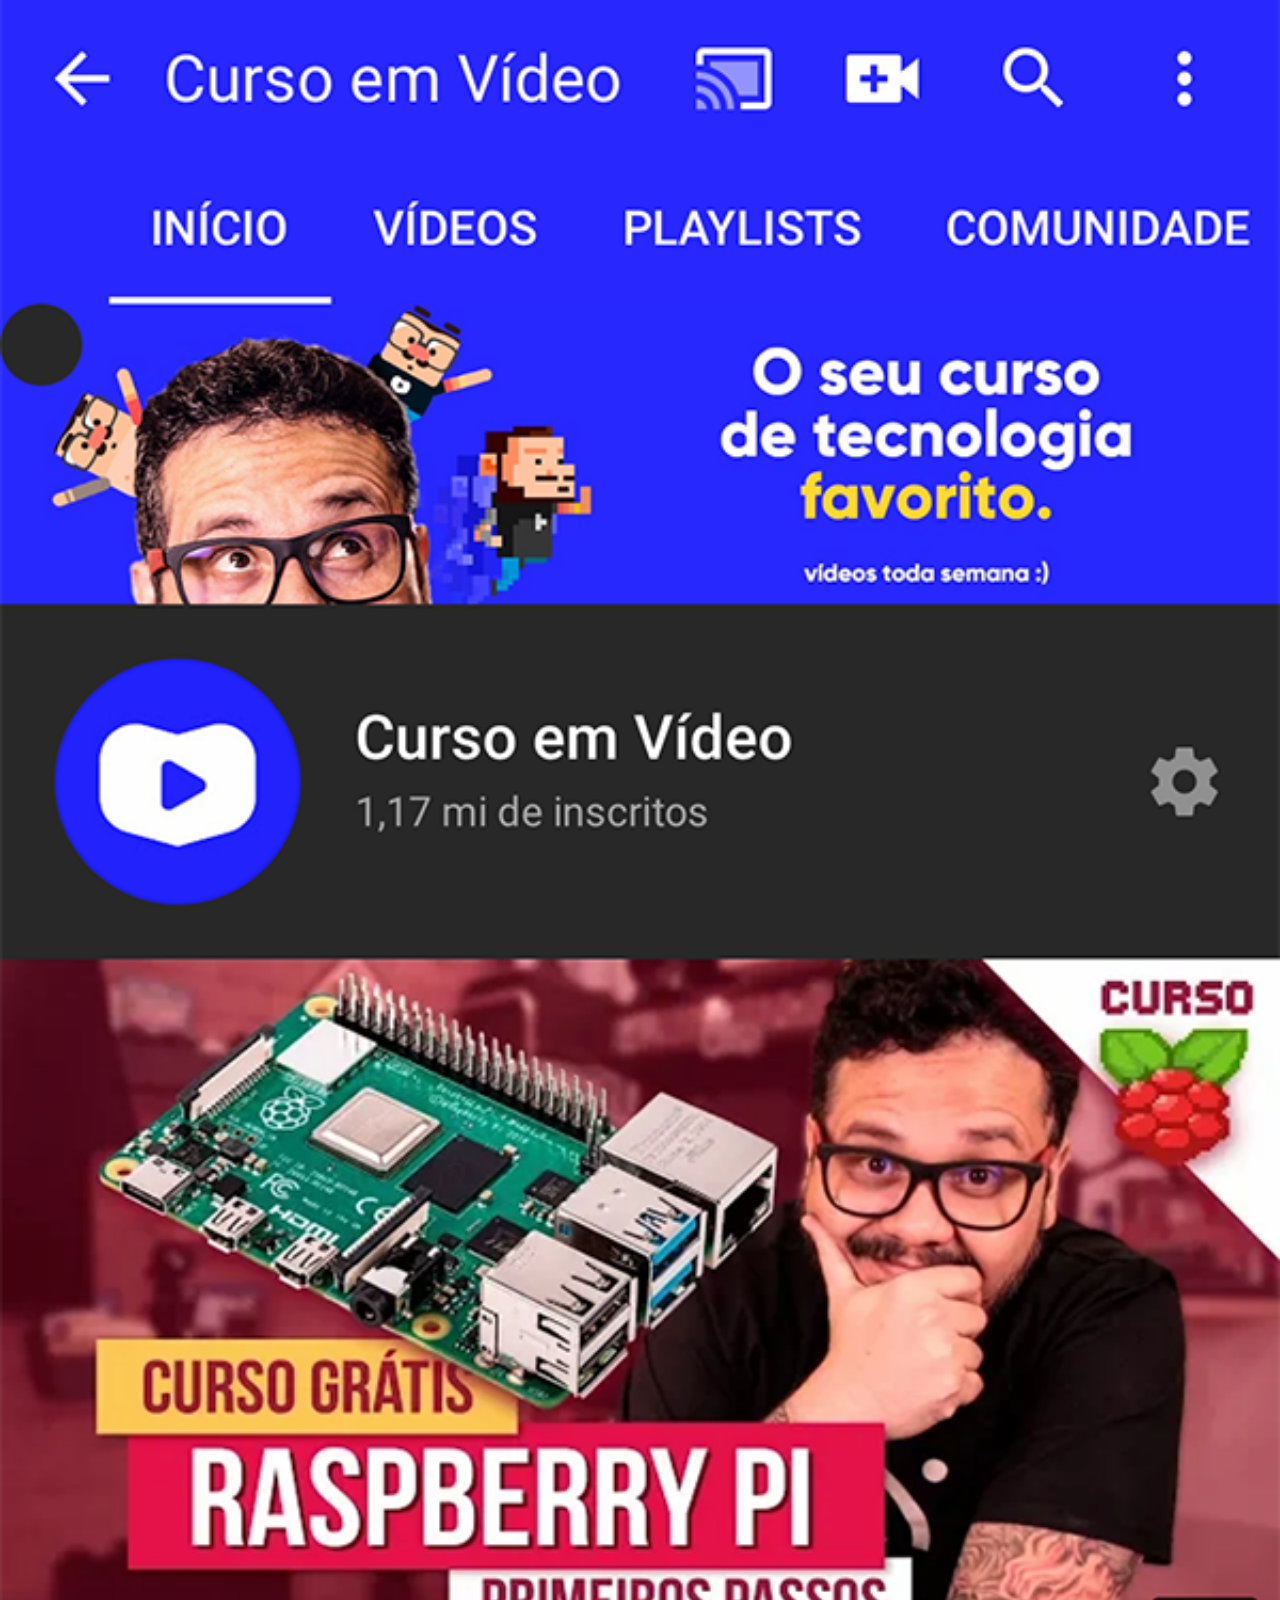
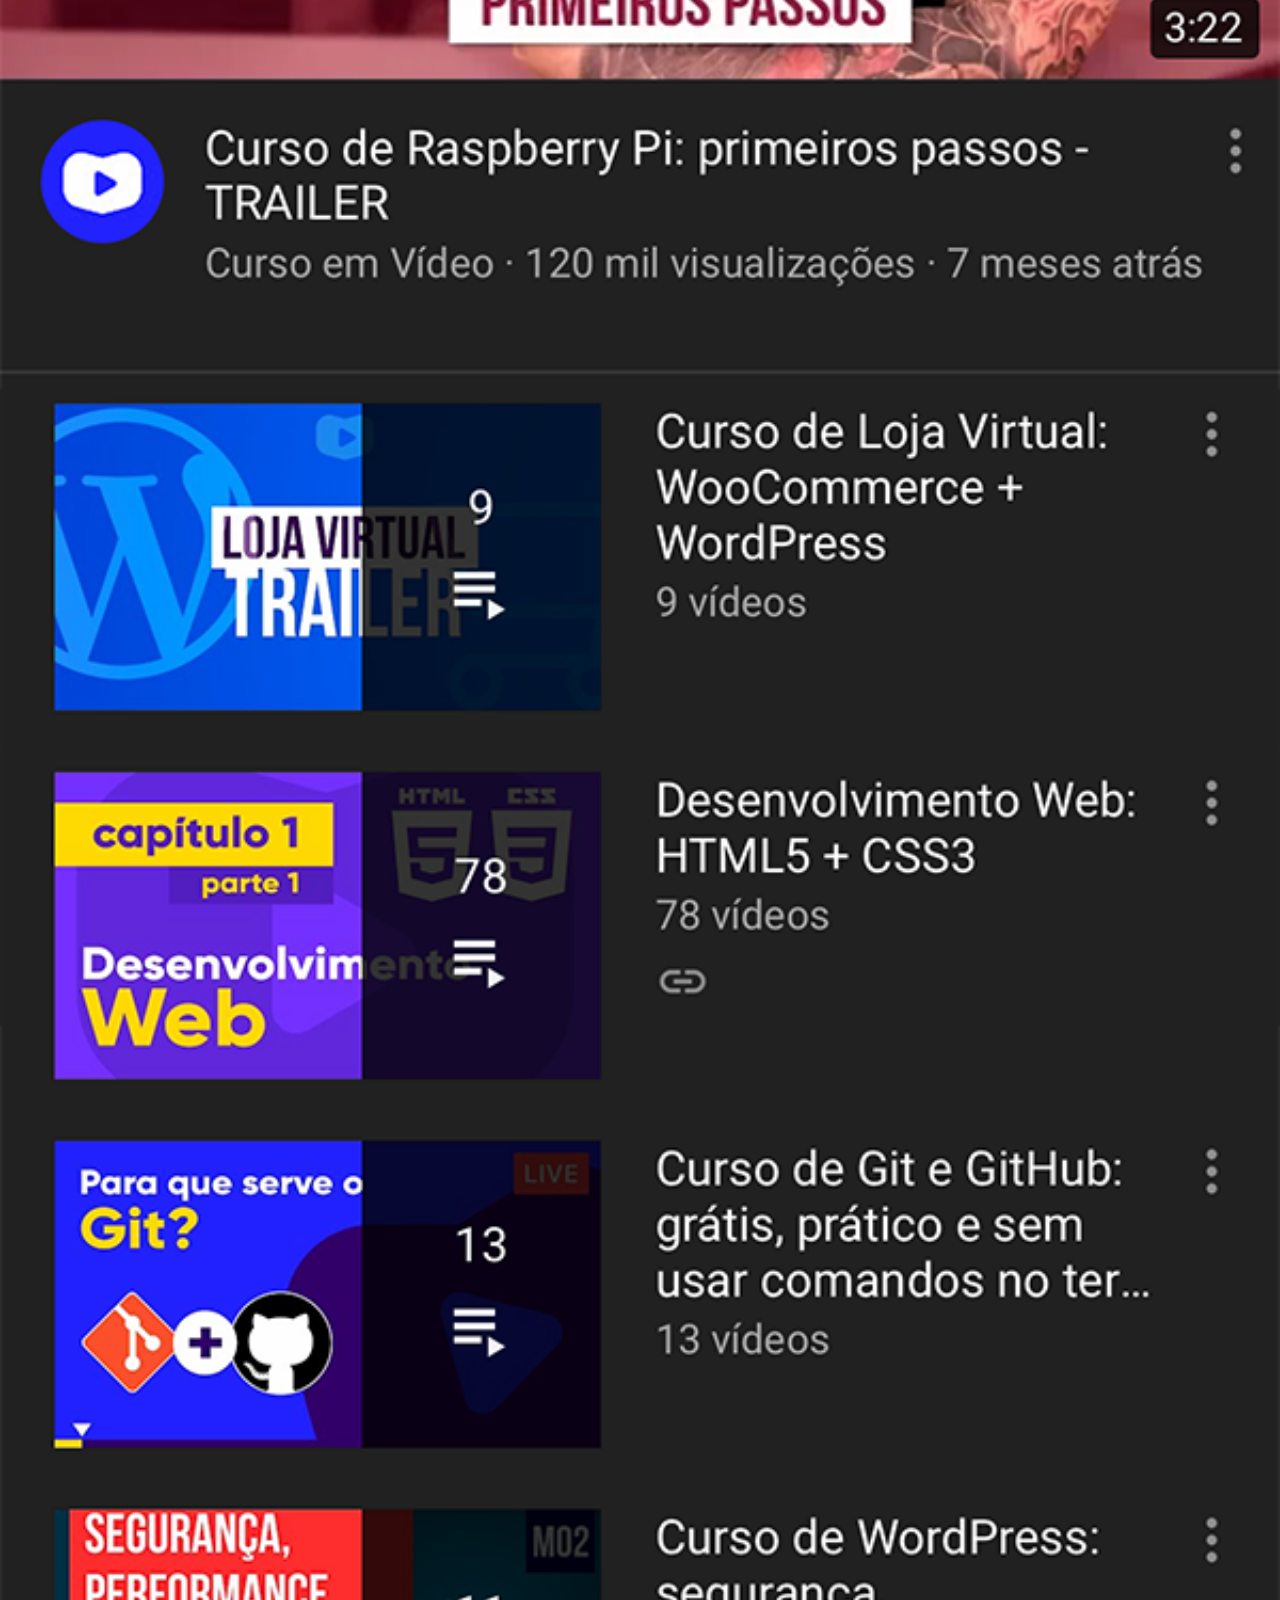
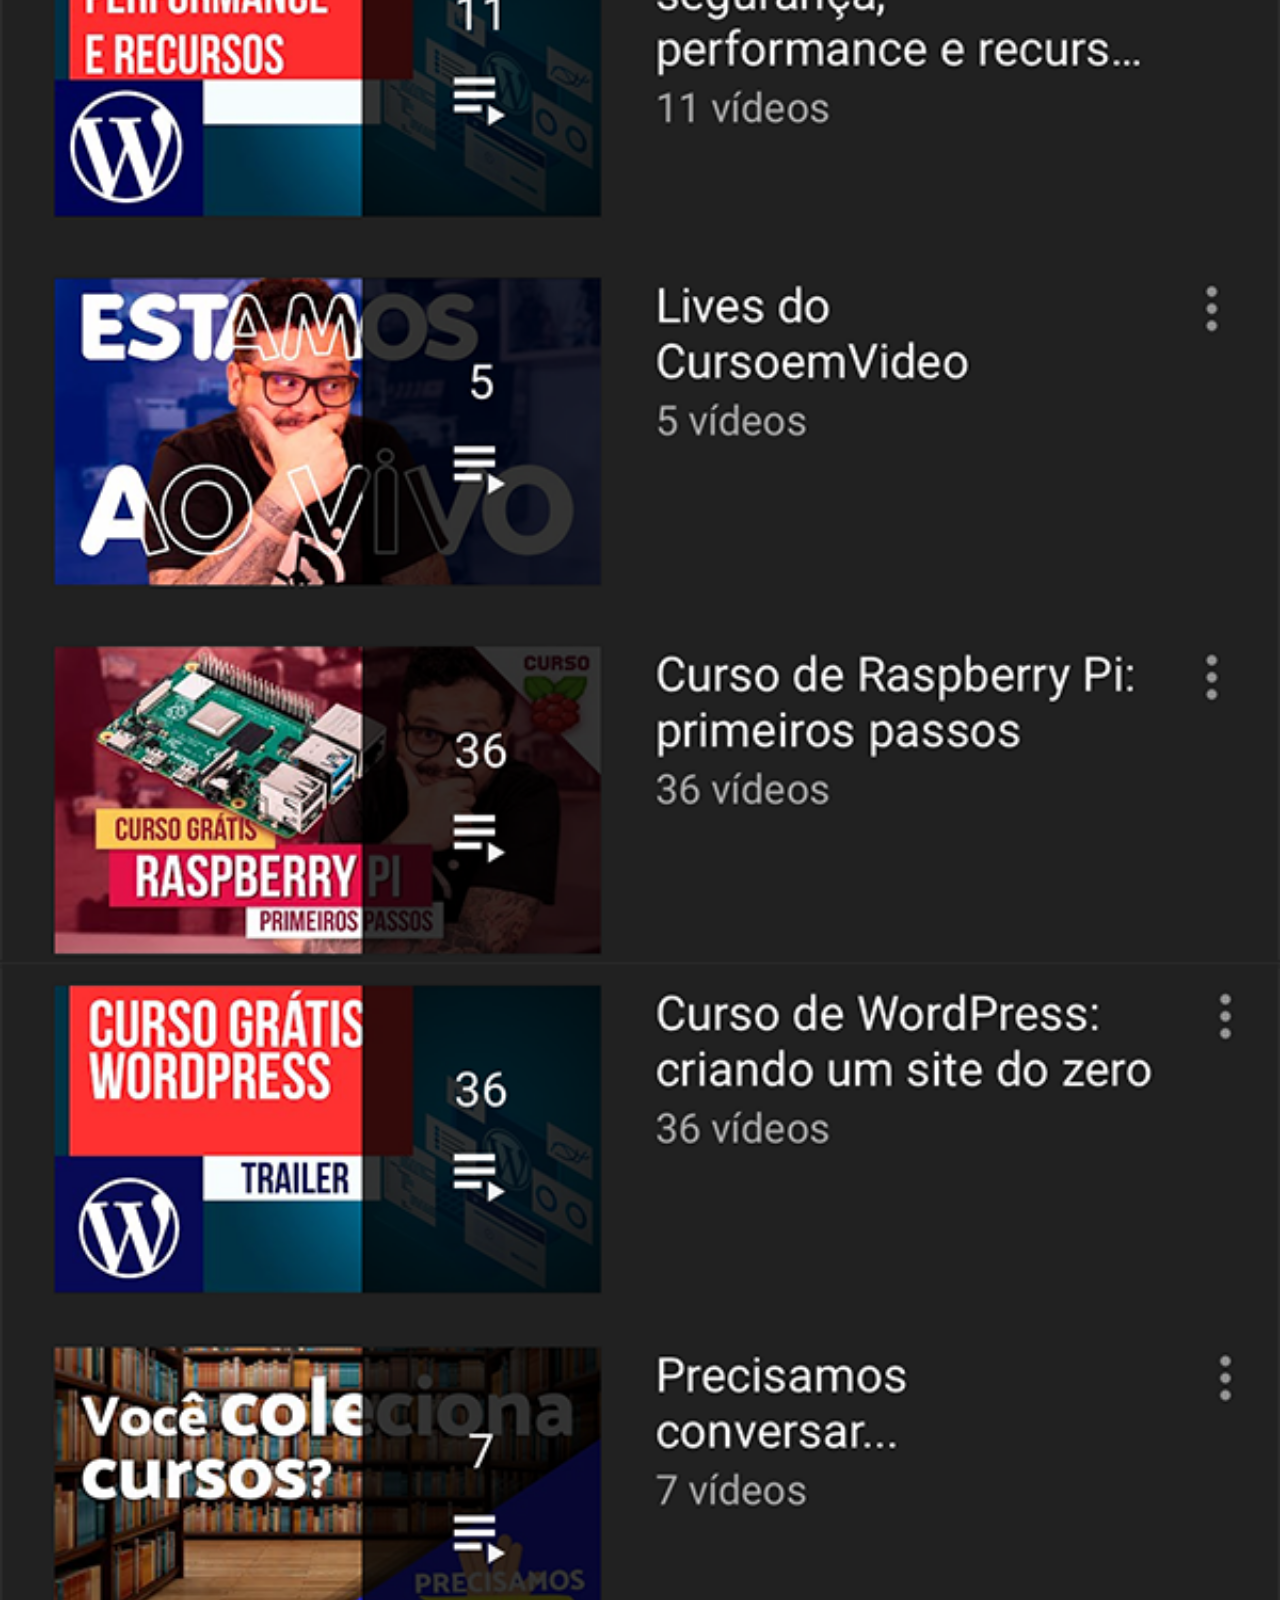
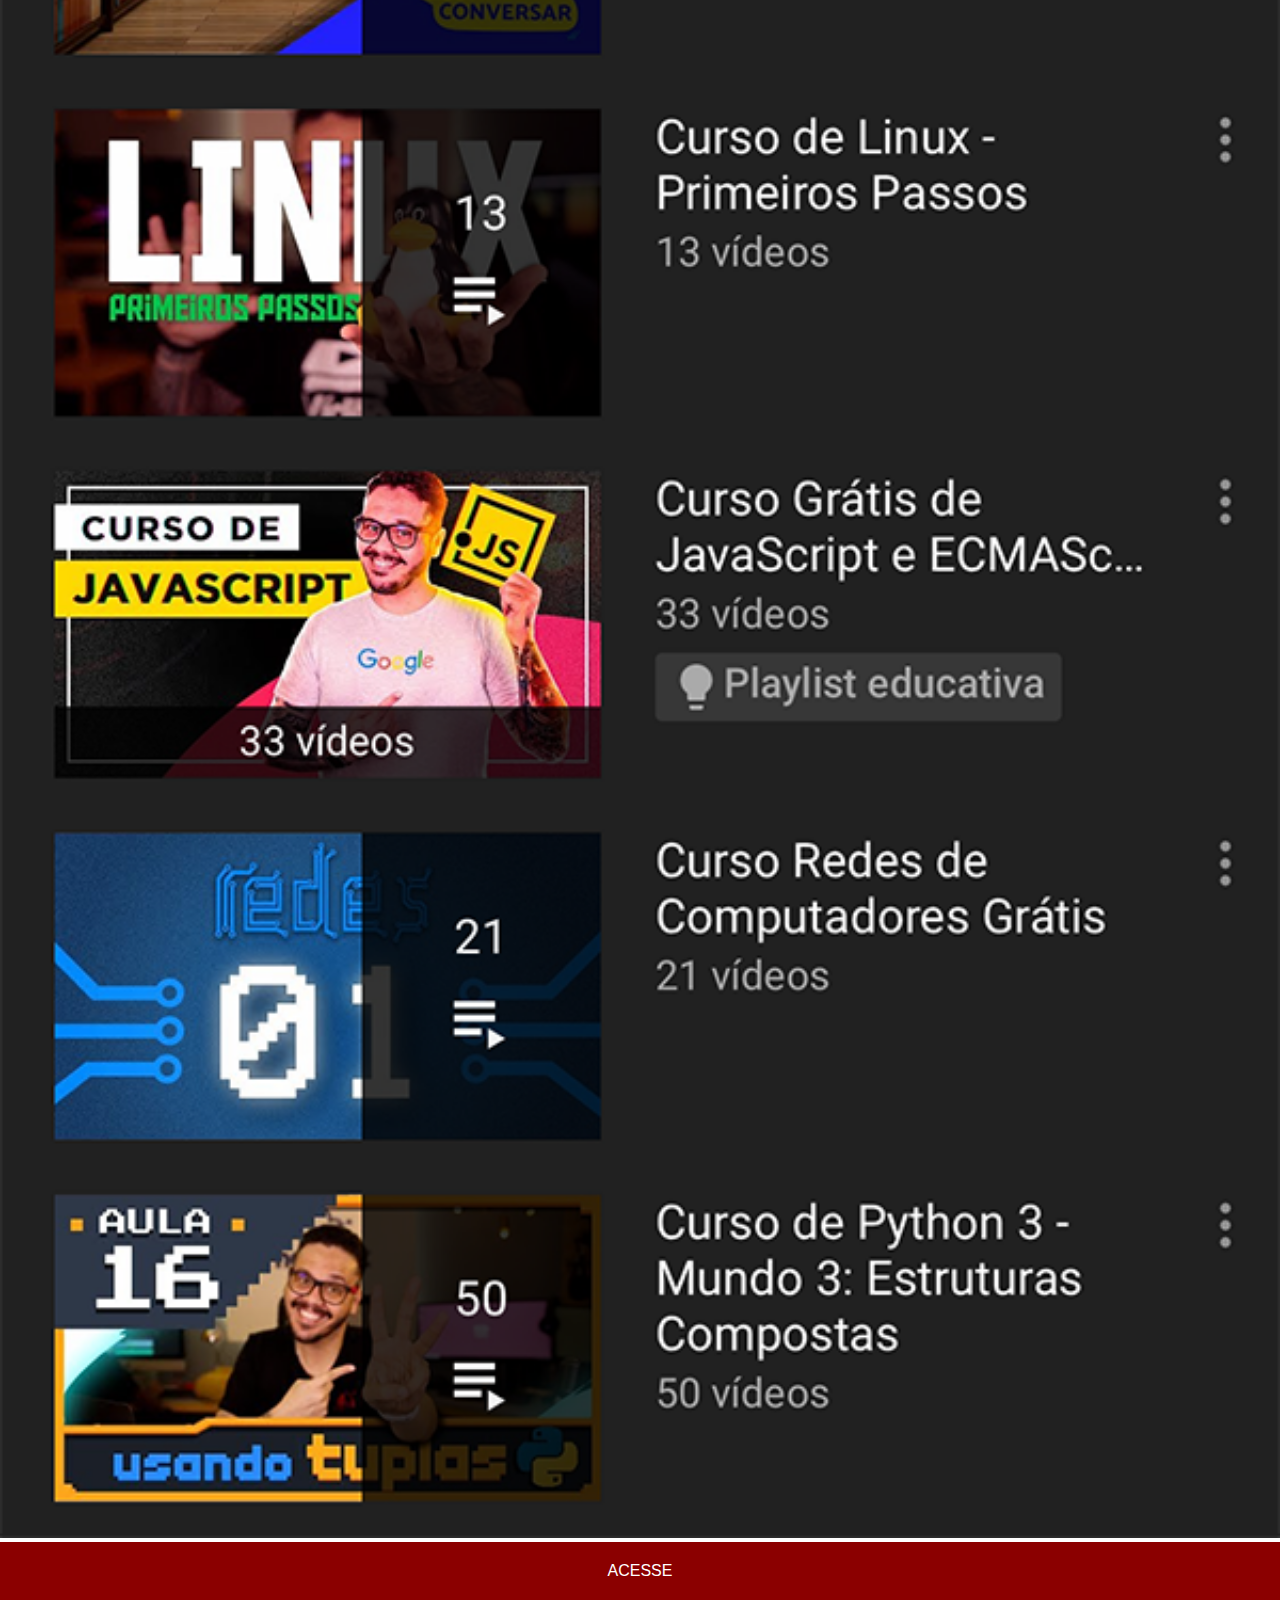
<file: youtube.html>
<!DOCTYPE html>
<html lang="pt-br">
<head>
    <meta charset="UTF-8">
    <meta http-equiv="X-UA-Compatible" content="IE=edge">
    <meta name="viewport" content="width=device-width, initial-scale=1.0">
    <title>youtube</title>
    <link rel="stylesheet" href="estilos/social.css">
</head>
<body>
    <img src="imagens/tela-youtube.png" alt="tela youtube do gustavo guanabara">    
    <a href="https://www.youtube.com/c/CursoemV%C3%ADdeo" target="_blank">ACESSE</a>
</body>
</html>
</file>
<file: estilos/style.css>
@charset "UTF-8";

* {
    margin: 0px;
    padding: 0px;
    font-family: Arial, Helvetica, sans-serif;
}

html, body {
    height: 100vh;
    width: 100vw;
    background-color: black;
}
body {
    background: url(../imagens/fundo-madeira.jpg);
    background-repeat: no-repeat;
    background-size: cover;
    background-attachment: fixed;
}
main {
    height: 100vh;
    position: relative;
}
section#telefone {
    position: absolute;
    top: 50%;
    left: 50%;

    transform: translate(-50%, -50%);
    height: 627px;
    width: 311px;
    background: url(../imagens/frame-iphone.png);
    background-repeat: no-repeat;

}
iframe#tela {
    position: relative;
    top: 80px;
    left: 22px;
    width: 267px;
    height: 471px;
}

section#redes-sociais img {
    width: 50px;
    margin: 10px;
    border-radius: 50%;
    box-shadow: 2px 2px 5px rgba(0, 0, 0, 0.418);
    box-sizing: border-box;
}
section#redes-sociais {
    text-align: right;
}
section#redes-sociais img:hover {
    border: 2px solid rgba(255, 255, 255, 0.603);
    transform: translate(-3px, -3px);
    box-shadow: 5px 5px 10px rgba(0, 0, 0, 0.616);
    transition: transform 0.5s, border 1s;
}
</file>
<file: estilos/social.css>
* {
    margin: 0px;
    padding: 0px;
    font-family: Arial, Helvetica, sans-serif;
}
::-webkit-scrollbar {
    width: 0px;
    height: 0px;
}
img {
    width: 100vw;
}
a {
    display: block;
    background-color: darkred;
    color: white;
    padding: 20px;
    text-align: center;
    text-decoration: none;

}
a:hover {
    background-color: rgba(255, 0, 0, 0.774);
}
</file>
